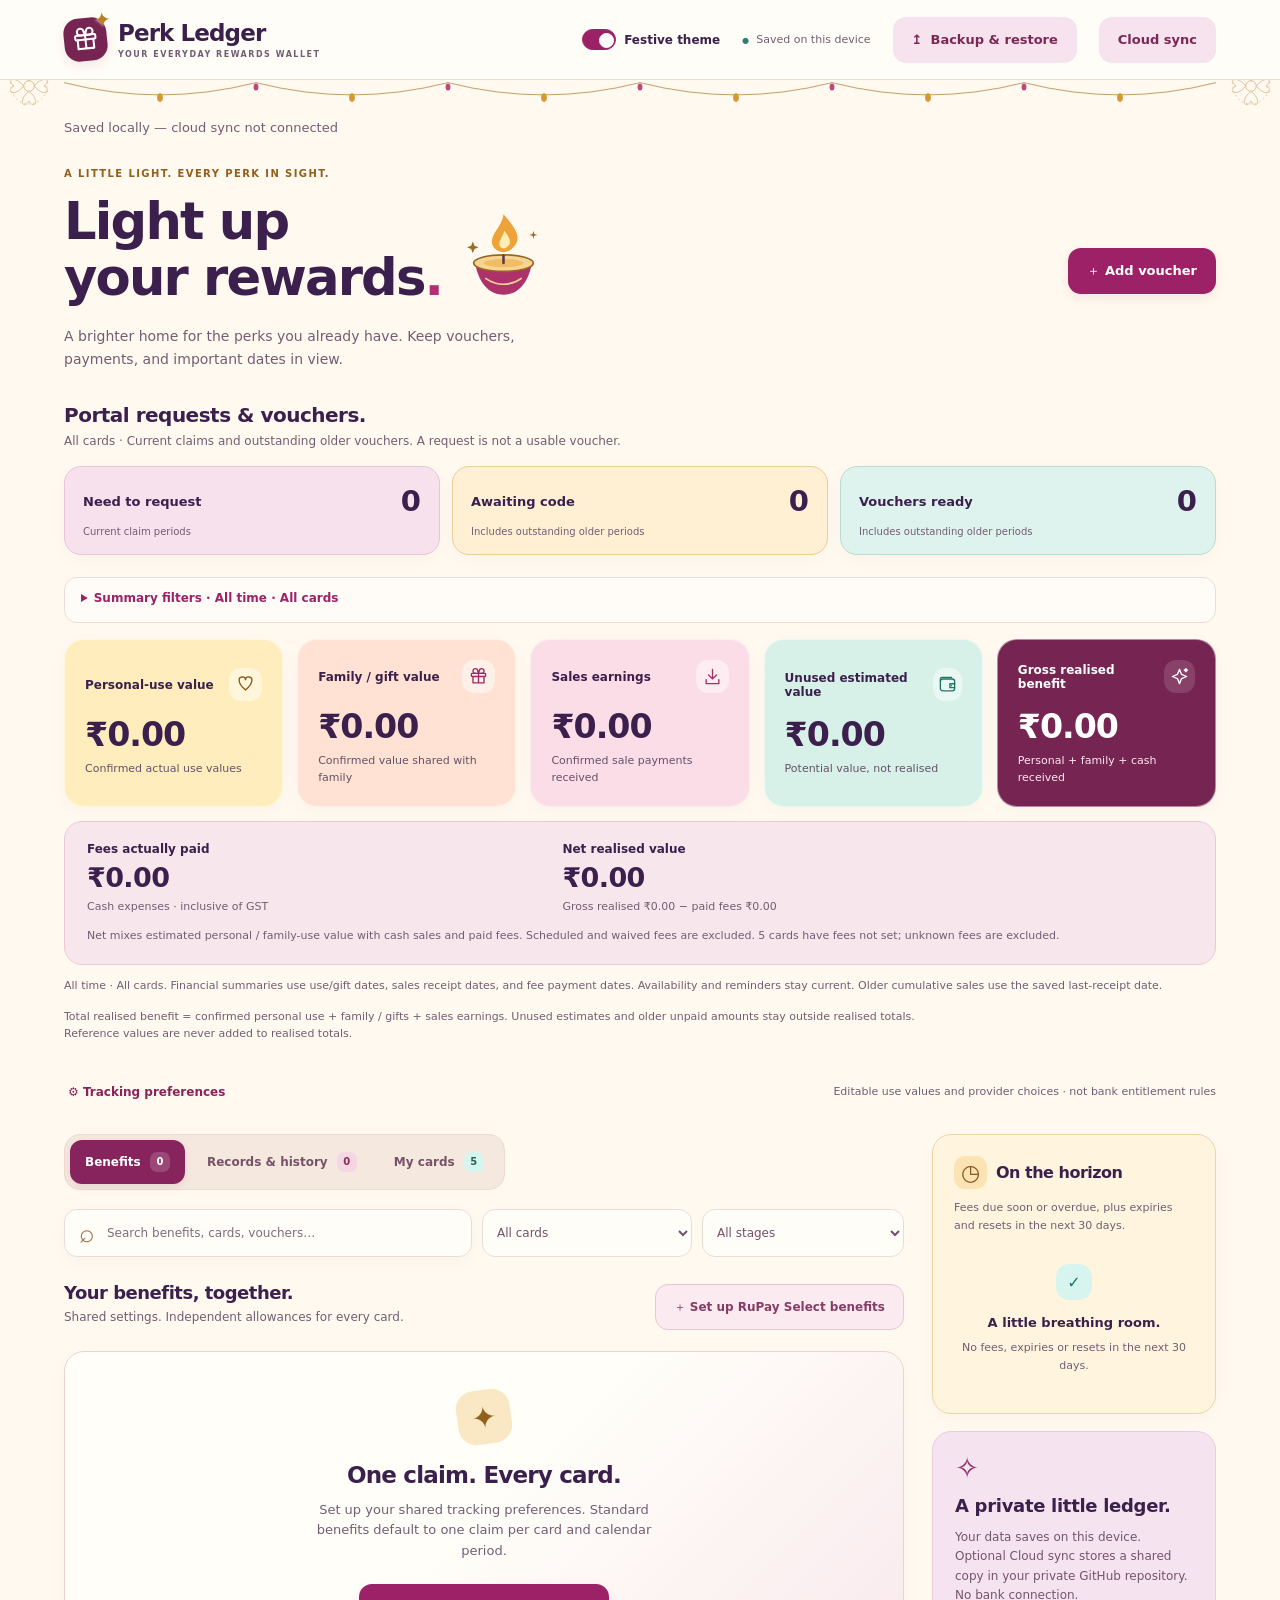
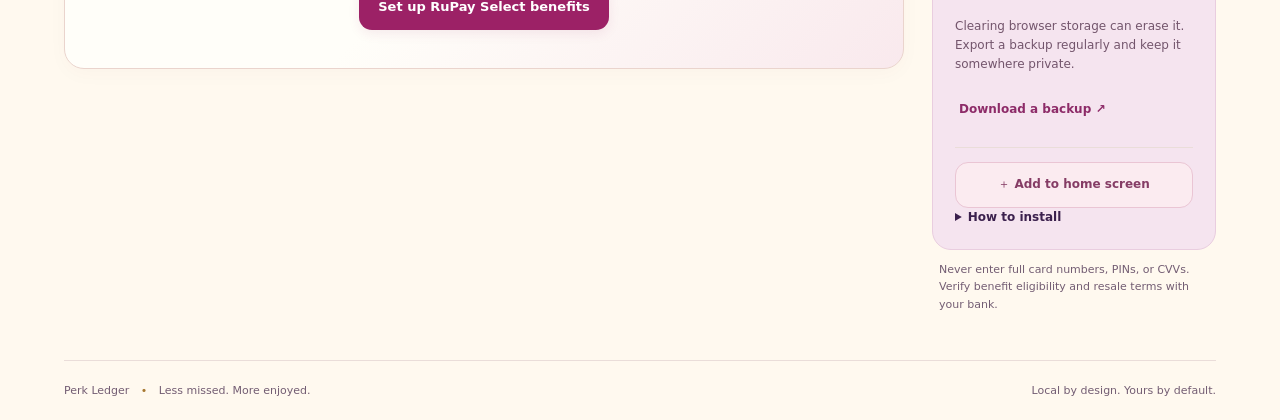
<file: index.html>
<!doctype html>
<html lang="en" data-theme="festive">
<head>
<meta charset="utf-8"><meta name="viewport" content="width=device-width, initial-scale=1, viewport-fit=cover">
<meta name="theme-color" content="#7438ce"><meta name="description" content="Your private, browser-based RuPay Select benefits ledger. Track allowances, vouchers and payments.">
<title>Perk Ledger — Your rewards wallet</title>
<link rel="icon" href="./icon.svg" type="image/svg+xml"><link rel="stylesheet" href="./styles.css"><link rel="stylesheet" href="./festive.css"><link rel="stylesheet" href="./redemptions.css"><link rel="stylesheet" href="./fees.css"><link rel="stylesheet" href="./workflow.css"><link rel="stylesheet" href="./card-art.css">
<link rel="manifest" href="./manifest.webmanifest">
<link rel="apple-touch-icon" href="./assets/app/apple-touch-icon.png">
<meta name="apple-mobile-web-app-capable" content="yes"><meta name="apple-mobile-web-app-title" content="Perk Ledger"><meta name="apple-mobile-web-app-status-bar-style" content="default">
<script type="module" src="./app.mjs"></script><script type="module" src="./install.mjs"></script>
</head>
<body>
<header class="topbar"><a href="./" class="brand"><span class="brand-icon" aria-hidden="true"><svg viewBox="0 0 24 24" fill="none" stroke="currentColor" stroke-width="1.8" stroke-linecap="round" stroke-linejoin="round"><rect x="3" y="8" width="18" height="4" rx="1"/><path d="M5 12v8h14v-8M12 8v12M12 8H8a3 3 0 1 1 3-3Zm0 0h4a3 3 0 1 0-3-3Z"/></svg><span>✦</span></span><span>Perk Ledger<small>YOUR EVERYDAY REWARDS WALLET</small></span></a><div class="header-right"><div class="theme-setting"><label class="theme-toggle"><input type="checkbox" id="festive-theme" role="switch" checked><span>Festive theme</span></label><span id="theme-notice" role="status"></span></div><span id="save-state" role="status">Saved on this device</span><button class="button subtle" data-action="backup">↥ <span>Backup & restore</span></button></div></header>
<div class="festive-lights" aria-hidden="true"><svg viewBox="0 0 1200 32" preserveAspectRatio="none"><path d="M0 3Q100 31 200 3Q300 31 400 3Q500 31 600 3Q700 31 800 3Q900 31 1000 3Q1100 31 1200 3" fill="none" stroke="currentColor" stroke-width="1"/><g fill="#d59a35"><ellipse cx="100" cy="20" rx="3" ry="5"/><ellipse cx="300" cy="20" rx="3" ry="5"/><ellipse cx="500" cy="20" rx="3" ry="5"/><ellipse cx="700" cy="20" rx="3" ry="5"/><ellipse cx="900" cy="20" rx="3" ry="5"/><ellipse cx="1100" cy="20" rx="3" ry="5"/></g><g fill="#bd477c"><ellipse cx="200" cy="8" rx="2.5" ry="4"/><ellipse cx="400" cy="8" rx="2.5" ry="4"/><ellipse cx="600" cy="8" rx="2.5" ry="4"/><ellipse cx="800" cy="8" rx="2.5" ry="4"/><ellipse cx="1000" cy="8" rx="2.5" ry="4"/></g></svg></div>
<main>
<div id="storage-error" class="alert error" role="alert" hidden></div>
<section class="intro"><div><p class="eyebrow" id="intro-eyebrow">A LITTLE PERK. A LOT OF POSSIBILITY.</p><div class="hero-title"><span class="diya" aria-hidden="true"><svg viewBox="0 0 100 110" fill="none"><path d="M50 5c16 18 22 29 12 40-9 11-26 5-26-7 0-11 12-18 14-33Z" fill="#eea338"/><path d="M51 25c7 9 9 15 4 19-5 5-11 1-10-4 1-6 5-10 6-15Z" fill="#ffedb5"/><path d="M16 65c5 26 19 37 34 37s29-11 34-37" fill="#ae326a"/><ellipse cx="50" cy="64" rx="36" ry="10" fill="#f6d492" stroke="#986521" stroke-width="2"/><ellipse cx="50" cy="64" rx="24" ry="5" fill="#f0bc66"/><path d="M50 64v-9" stroke="#5c3150" stroke-width="3" stroke-linecap="round"/><path d="M28 82c14 10 30 10 44 0" stroke="#f5d898" stroke-width="2"/><path d="m13 38 2 5 5 2-5 2-2 5-2-5-5-2 5-2Zm73-13 1 4 4 1-4 1-1 4-1-4-4-1 4-1Z" fill="#9c6c23"/></svg></span><h1 id="page-heading">Your cards.<br>More possibilities<span>.</span></h1></div><p class="muted" id="intro-description">Keep your perks close. Track vouchers, enjoy rewards, and never miss what’s next.</p></div><div class="intro-actions"><button class="button primary" data-action="add-record">＋ Add voucher</button></div></section>
<section class="workflow-overview" aria-label="Portal workflow"><div><h2>Portal requests & vouchers.</h2><p class="muted" id="workflow-scope-note">All cards · Current claims and outstanding older vouchers. A request is not a usable voucher.</p></div><div id="workflow-counts" class="workflow-counts"></div></section><details class="summary-filter-panel"><summary id="summary-filter-caption">Summary filters · All time · All cards</summary><section class="summary-filters" aria-label="Financial summary filters"><label>Totals for<select id="summary-card" aria-label="Financial summaries for card"><option value="">All cards</option></select></label><label>From<input type="date" id="summary-from" min="2000-01-01" max="2199-12-31"></label><label>Through<input type="date" id="summary-to" min="2000-01-01" max="2199-12-31"></label><button class="text-button" data-action="clear-summary">All time</button></section></details><p id="summary-error" class="form-error" role="alert" hidden></p>
<section class="metrics" id="metrics" aria-label="Benefit totals"></section>
<section id="fee-summary" class="fee-summary" aria-label="Card fee totals"></section><p id="summary-filter-note" class="summary-filter-note"></p>
<p class="totals-note">Total realised benefit = confirmed personal use + family / gifts + sales earnings. Unused estimates and older unpaid amounts stay outside realised totals. Reference values are never added to realised totals.</p><section id="review-banner" class="review-banner" hidden></section><div class="preferences-bar"><button class="text-button" data-action="preferences">⚙ Tracking preferences</button><span>Editable use values and provider choices · not bank entitlement rules</span></div>
<div class="workspace"><section class="main-column"><nav class="tabs" aria-label="Ledger sections"><button data-tab="benefits" class="active" aria-current="page">Benefits <span id="benefit-count">0</span></button><button data-tab="records">Records & history <span id="record-count">0</span></button><button data-tab="cards">My cards <span id="card-count">5</span></button></nav>
<div class="toolbar"><label class="search"><span aria-hidden="true">⌕</span><input id="search" type="search" placeholder="Search benefits, cards, vouchers…" aria-label="Search"></label><select id="card-filter" aria-label="Filter by card"></select><select id="workflow-filter" aria-label="Filter by workflow stage"><option value="">All stages</option><option value="not requested">Not requested</option><option value="requested">Requested · awaiting code</option><option value="voucher ready">Voucher ready</option><option value="completed">Completed outcomes</option><option value="expired">Expired vouchers</option><option value="needs review">Needs review</option></select><select id="status-filter" aria-label="Filter by status" hidden><option value="">All statuses</option><option>used personally</option><option>gifted to family</option><option>sold</option><option value="review">Needs review</option><option>expired</option></select></div>
<div class="section-heading"><div><h2 id="section-title">Your benefit collection</h2><p class="muted" id="section-description">Set the rules once. Keep track of every period.</p></div><button id="section-add" class="button outline" data-action="add-benefit">＋ Add benefit</button></div>
<div id="content"></div>
</section><aside><section class="side-panel"><div class="side-title"><span class="small-icon" aria-hidden="true">◷</span><h2>On the horizon</h2></div><p class="muted">Fees due soon or overdue, plus expiries and resets in the next 30 days.</p><div id="upcoming"></div></section><section class="privacy"><span class="small-icon" aria-hidden="true">✧</span><h3>A private little ledger.</h3><p>Your data saves on this device. Optional Cloud sync stores a shared copy in your private GitHub repository. No bank connection.</p><p>Clearing browser storage can erase it. Export a backup regularly and keep it somewhere private.</p><button class="text-button" data-action="export">Download a backup ↗</button><div class="install-section"><button type="button" id="install-app" class="button outline">＋ Add to home screen</button><p id="install-status" role="status"></p><details id="install-help"><summary>How to install</summary><p>iPhone / iPad: open this site in Safari, tap Share → Add to Home Screen, enable Open as Web App if shown, then Add.</p><p>Android: open in Chrome, then choose Install app or Add to Home screen from the menu.</p><p>Open the installed app and check your records. If they appear empty, connect Cloud sync and load your cloud copy, or import a backup. Keep a backup before switching.</p></details></div></section><p class="aside-note">Never enter full card numbers, PINs, or CVVs. Verify benefit eligibility and resale terms with your bank.</p></aside></div>
<footer><span>Perk Ledger <span class="dot">•</span> Less missed. More enjoyed.</span><span>Local by design. Yours by default.</span></footer>
</main>
<dialog id="workflow-browser" aria-labelledby="workflow-browser-title" class="workflow-browser">
<header class="workflow-browser-heading"><div><p class="eyebrow">YOUR PERKS</p><h2 id="workflow-browser-title">Your benefits</h2><p id="workflow-browser-caption" class="muted"></p></div><button type="button" class="icon-button" data-action="workflow-close" aria-label="Close status screen">×</button></header>
<div class="workflow-browser-body"><nav id="workflow-browser-tabs" class="workflow-browser-tabs" aria-label="Request and voucher stages"></nav>
<div class="workflow-browser-filters"><label class="field">Benefit category<select id="workflow-browser-category"><option value="">All categories</option></select></label><label class="field">Card<select id="workflow-browser-card"><option value="">All cards</option></select></label><label class="field">Sort within category<select id="workflow-browser-sort"><option value="date">Next deadline / oldest request</option><option value="card">Card name</option></select></label></div>
<p id="workflow-browser-count" role="status" class="muted"></p><div id="workflow-browser-results"></div></div>
<footer class="workflow-browser-footer"><button type="button" class="button subtle" data-action="workflow-close">Close</button></footer></dialog>
<dialog id="summary-browser" class="workflow-browser" aria-labelledby="summary-browser-title"><header class="workflow-browser-heading"><div><p class="eyebrow">BEHIND YOUR TOTAL</p><h2 id="summary-browser-title"></h2><p id="summary-browser-caption" class="muted"></p></div><button type="button" class="icon-button" data-action="summary-close" aria-label="Close summary breakdown">×</button></header><div class="workflow-browser-body"><div class="summary-breakdown-total"><strong id="summary-browser-total"></strong><span id="summary-browser-count"></span></div><p id="summary-browser-note" class="muted"></p><div id="summary-browser-results"></div></div><footer class="workflow-browser-footer"><button type="button" class="button subtle" data-action="summary-close">Close</button></footer></dialog>
<dialog id="editor"><form id="editor-form"><div class="dialog-heading"><div><p class="eyebrow" id="dialog-kicker">YOUR LEDGER</p><h2 id="dialog-title"></h2></div><button type="button" class="icon-button" data-action="close" aria-label="Close dialog">×</button></div><div id="dialog-body"></div><p id="form-error" role="alert" class="form-error"></p><div id="dialog-actions" class="dialog-actions"><button type="button" class="button subtle" data-action="close">Cancel</button><button class="button primary" type="submit">Save changes</button></div></form></dialog>
<div id="toast" class="toast" role="status" hidden><span id="toast-message"></span><span id="celebration" class="celebration"></span></div>
</body></html>
</file>
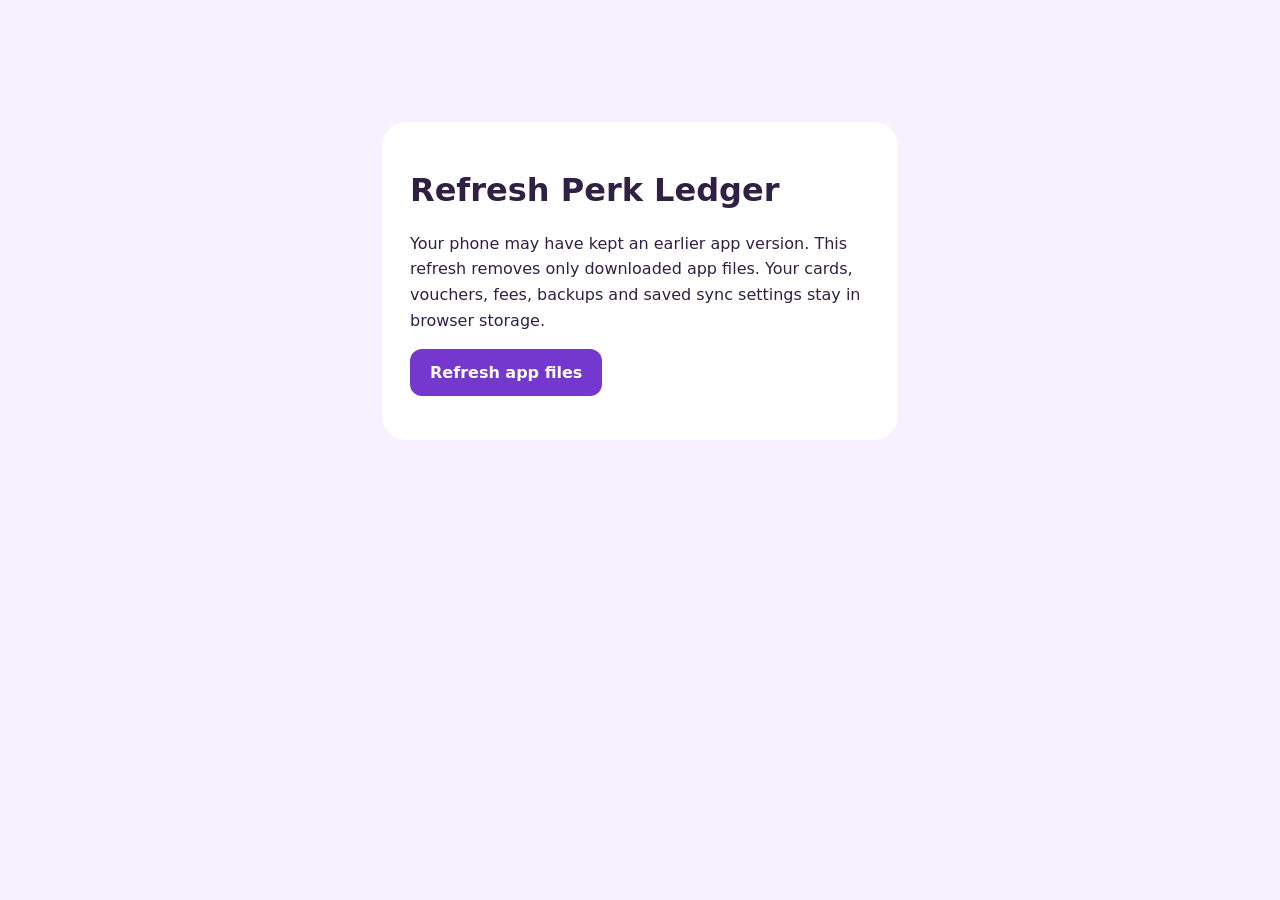
<file: update.html>
<!doctype html><html lang="en"><head><meta charset="utf-8"><meta name="viewport" content="width=device-width,initial-scale=1"><title>Update Perk Ledger</title><style>body{font:16px system-ui;background:#f6f0ff;color:#302044;margin:0;padding:32px 20px;}main{max-width:460px;margin:10vh auto;background:white;padding:28px;border-radius:24px;}button,a{display:inline-block;padding:14px 20px;border:0;border-radius:12px;background:#7438ce;color:white;font:700 16px system-ui;text-decoration:none;cursor:pointer;}p{line-height:1.6;}[hidden]{display:none!important;}</style></head><body><main><h1>Refresh Perk Ledger</h1><p>Your phone may have kept an earlier app version. This refresh removes only downloaded app files. Your cards, vouchers, fees, backups and saved sync settings stay in browser storage.</p><button id="update">Refresh app files</button><p id="status" role="status"></p><a id="open" href="./" hidden>Open updated Perk Ledger</a></main><script type="module" src="./update.mjs"></script></body></html>
</file>
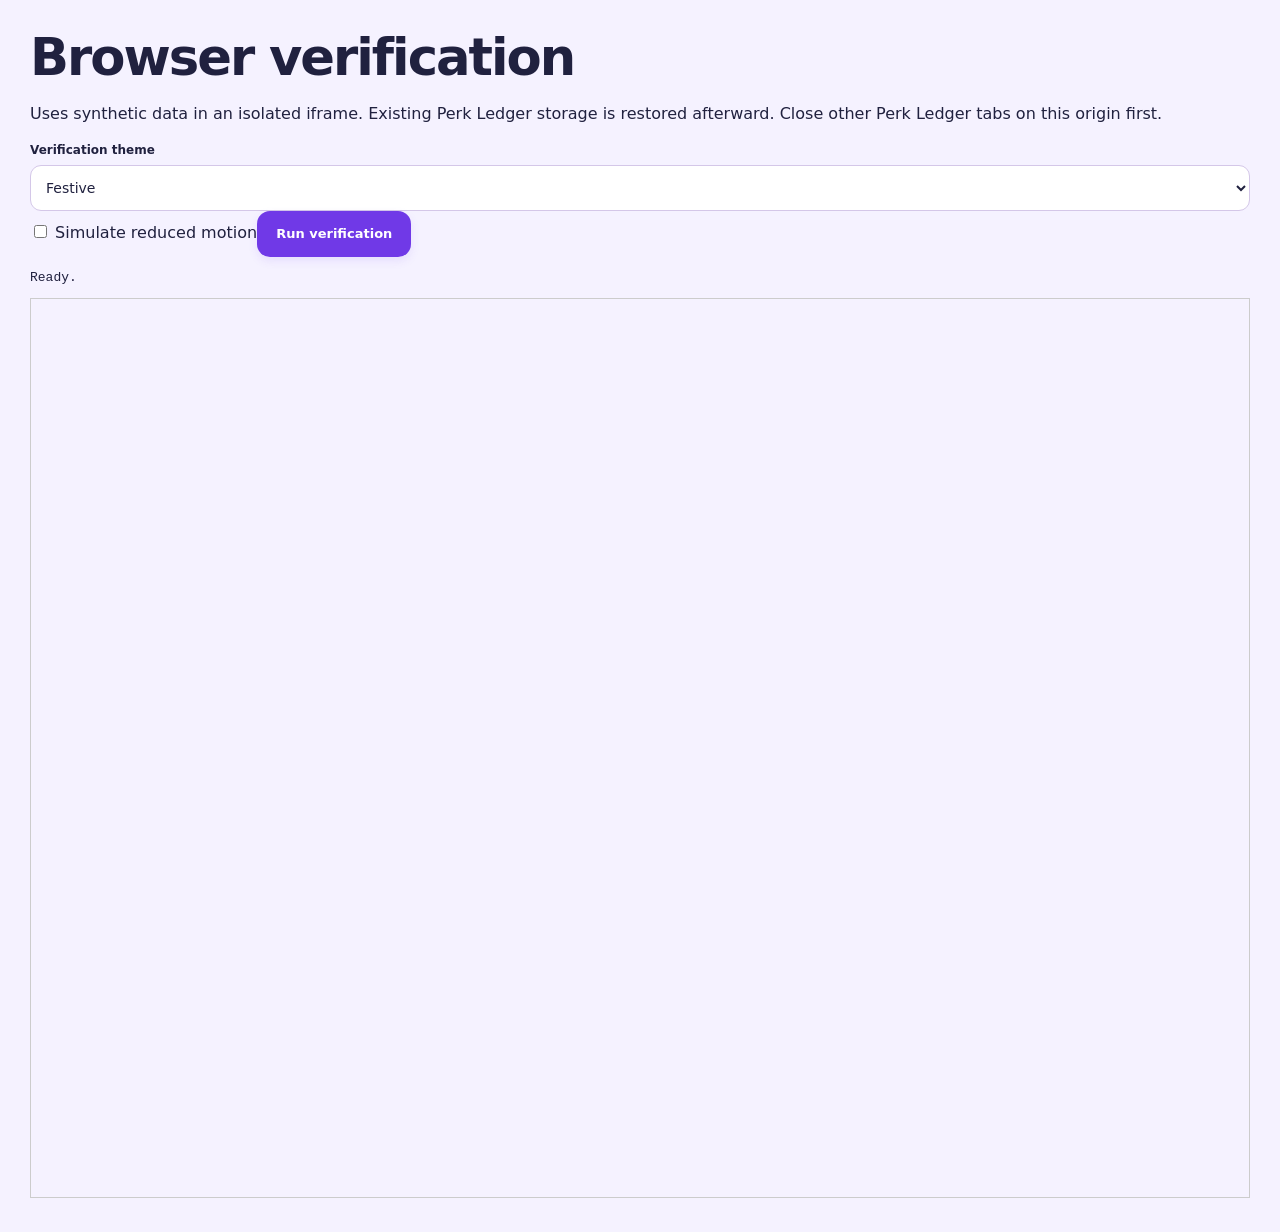
<file: tests/browser.html>
<!doctype html><html lang="en"><meta charset="utf-8"><meta name="viewport" content="width=device-width,initial-scale=1"><title>Perk Ledger — browser verification</title><link rel="stylesheet" href="../styles.css"><main style="padding:30px"><h1>Browser verification</h1><p>Uses synthetic data in an isolated iframe. Existing Perk Ledger storage is restored afterward. Close other Perk Ledger tabs on this origin first.</p><label class="field">Verification theme<select id="test-theme"><option value="festive">Festive</option><option value="everyday">Everyday</option></select></label><label class="theme-toggle"><input type="checkbox" id="test-reduced"> Simulate reduced motion</label><button class="button primary" id="run">Run verification</button><pre id="results" style="white-space:pre-wrap" role="status">Ready.</pre><iframe title="App under test" id="app" style="width:100%;height:900px;border:1px solid #ccc"></iframe></main><script type="module" src="./browser.mjs?portal=1"></script></html>
</file>
<file: styles.css>
:root {
  color-scheme: light;
  --ink: #20213f;
  --muted: #64627c;
  --line: #e4def2;
  --paper: #f5f2ff;
  --violet: #7039e7;
  --violet-dark: #5624c0;
  --shadow: 0 5px 20px #38206f07;
  font-family: ui-sans-serif, system-ui, -apple-system, BlinkMacSystemFont, 'Segoe UI', sans-serif;
  color: var(--ink);
  background: var(--paper);
  font-synthesis: none;
}
* { box-sizing: border-box; }
body { margin: 0; }
button, input, select, textarea { font: inherit; }
button, a, input, select, textarea { -webkit-tap-highlight-color: transparent; outline-offset: 4px; }
button { cursor: pointer; color: inherit; }
button:disabled { cursor: default; }
a { color: inherit; }
:where(button, a, input, select, textarea):focus-visible { outline: 3px solid #8651ed; }
button[hidden], [hidden] { display: none !important; }
svg { width: 24px; height: 24px; flex-shrink: 0; }
p { line-height: 1.6; }
h2 { font-size: 19px; letter-spacing: -.5px; margin: 0; font-weight: 750; }
h3 { font-size: 17px; letter-spacing: -.3px; margin: 0; font-weight: 750; }
.muted { color: var(--muted); font-size: 13px; line-height: 1.65; margin: 5px 0; }
.topbar {
  min-height: 80px;
  padding: 15px 5%;
  display: flex;
  justify-content: space-between;
  align-items: center;
  gap: 20px;
  background: #ffffffc9;
  border-bottom: 1px solid var(--line);
}
.brand { display: flex; align-items: center; gap: 11px; text-decoration: none; font-weight: 850; font-size: 23px; letter-spacing: -.9px; }
.brand small { display: block; font-size: 8px; letter-spacing: 1.5px; font-weight: 700; margin-top: 4px; color: var(--muted); }
.brand-icon { display: grid; place-items: center; position: relative; background: var(--violet); color: #fff; width: 43px; height: 43px; border-radius: 15px; transform: rotate(-6deg); box-shadow: 0 4px 10px #7039e72b; }
.brand-icon svg { width: 27px; height: 27px; }
.brand-icon span { position: absolute; right: -5px; top: -8px; font-size: 21px; color: #f5ac37; text-shadow: 0 0 3px white; }
.header-right { display: flex; gap: 22px; align-items: center; }
#save-state { font-size: 11px; color: var(--muted); }
#save-state::before { content: '●'; color: #188471; margin-right: 7px; font-size: 8px; }
.button { border: 1px solid transparent; border-radius: 13px; min-height: 46px; padding: 12px 18px; display: inline-flex; align-items: center; justify-content: center; gap: 8px; font-size: 13px; font-weight: 750; text-decoration: none; }
.primary { background: var(--violet); color: white; box-shadow: 0 4px 10px #7039e71a; }
.primary:hover { background: var(--violet-dark); }
.subtle { background: #eee7ff; color: #5432a0; }
.subtle:hover { background: #e4d8ff; }
.outline { border-color: #d9c9fc; background: #f0e9ff; color: #582bad; }
.outline:hover { background: #e7dbff; }
.text-button { color: #5e2cc0; font-size: 12px; font-weight: 750; border: 0; min-height: 44px; background: transparent; padding: 9px 4px; text-align: left; border-radius: 8px; }
.text-button:hover { background: #f0e8ff; }
main { max-width: 1440px; margin: auto; padding: 0 5%; }
.intro { display: flex; justify-content: space-between; align-items: center; gap: 24px; padding: 35px 0 27px; }
.eyebrow { font-size: 10px; font-weight: 800; letter-spacing: 1.4px; margin: 0 0 12px; color: #7350a7; }
h1 { font-size: clamp(36px, 4vw, 52px); line-height: 1.08; font-weight: 850; letter-spacing: -2px; margin: 0 0 15px; }
h1 > span { color: var(--violet); }
.intro .muted { max-width: 470px; font-size: 14px; }
.intro > .button { flex-shrink: 0; }
.metrics { display: grid; grid-template-columns: repeat(4, 1fr); gap: 14px; }
.metric { border: 1px solid #ffffff75; border-radius: 20px; padding: 20px; min-width: 0; box-shadow: var(--shadow); }
.metric-personal { background: #e6dbff; }
.metric-sales { background: #ccf3eb; }
.metric-pending { background: #ffe0cf; }
.metric-unused { background: #fff0b9; }
.metric-label { display: flex; align-items: center; justify-content: space-between; font-size: 12px; font-weight: 750; gap: 8px; }
.metric-icon { display: grid; place-items: center; width: 33px; height: 33px; border-radius: 12px; background: #ffffff75; }
.metric-icon svg { width: 19px; height: 19px; }
.metric-personal .metric-icon { color: #6a32bd; }
.metric-sales .metric-icon { color: #116f67; }
.metric-pending .metric-icon { color: #a24b27; }
.metric-unused .metric-icon { color: #926114; }
.metric > strong { font-size: clamp(26px, 2.6vw, 35px); font-weight: 800; letter-spacing: -1px; display: block; margin: 14px 0 7px; overflow-wrap: anywhere; }
.metric > small { color: #51516b; font-size: 11px; line-height: 1.5; display: block; }
.totals-note { color: var(--muted); font-size: 11px; line-height: 1.6; margin: 13px 0 27px; max-width: 880px; }
.workspace { display: grid; grid-template-columns: minmax(0, 1fr) 284px; gap: 28px; }
.main-column { min-width: 0; }
.tabs { display: flex; gap: 7px; padding: 5px; border: 1px solid #e7dff7; background: #ede7f9; border-radius: 16px; margin-bottom: 19px; width: fit-content; max-width: 100%; }
.tabs button { min-height: 44px; border: 0; border-radius: 12px; font-size: 12px; font-weight: 750; padding: 10px 15px; background: transparent; white-space: nowrap; color: #5d527a; }
.tabs button:hover { background: #e1d6f6; }
.tabs button.active { color: #fff; background: var(--violet); box-shadow: 0 3px 9px #7039e72b; }
.tabs span { display: inline-flex; align-items: center; justify-content: center; min-width: 20px; min-height: 20px; margin-left: 5px; font-size: 10px; padding: 2px 5px; background: #d8f4ef; color: #246659; border-radius: 7px; }
.tabs [data-tab="benefits"] span { background: #eddbff; color: #633b95; }
.tabs [data-tab="records"] span { background: #ffe2ca; color: #8b411b; }
.tabs .active span { background: #ffffff2b; color: #fff; }
.toolbar { display: flex; gap: 10px; }
.search { display: flex; align-items: center; gap: 10px; flex: 1; min-width: 120px; padding: 0 14px; background: #fff; border: 1px solid var(--line); border-radius: 13px; box-shadow: var(--shadow); }
.search > span { font-size: 26px; color: #8668b1; }
.search input { border: 0; background: none; min-width: 0; width: 100%; min-height: 46px; font-size: 12px; color: var(--ink); }
input::placeholder { color: #76708b; opacity: 1; }
.toolbar select { max-width: 210px; font-size: 12px; min-width: 110px; min-height: 46px; background: #fff; border: 1px solid var(--line); border-radius: 13px; padding: 10px; color: #554674; }
.section-heading { display: flex; gap: 15px; align-items: center; justify-content: space-between; margin: 25px 0 18px; }
.section-heading h2 { font-size: 18px; }
.section-heading .muted { font-size: 12px; }
.section-heading .button { white-space: nowrap; font-size: 12px; }
.benefit-grid, .cards-grid { display: grid; grid-template-columns: repeat(2, minmax(0, 1fr)); gap: 16px; }
.category-spa { --accent: #b42b77; --tint: #ffe4f3; --edge: #f4bddc; }
.category-fitness { --accent: #ac4b10; --tint: #ffead5; --edge: #f6cd9e; }
.category-healthcare { --accent: #08766d; --tint: #d5f7ef; --edge: #a2ded2; }
.category-ott { --accent: #6d36c5; --tint: #eee1ff; --edge: #d9bdf9; }
.category-cab { --accent: #255cc0; --tint: #e1edff; --edge: #b8d2fc; }
.category-other { --accent: #62518c; --tint: #ece7f8; --edge: #d5c9ee; }
.benefit-card { background: #fff; border: 1px solid var(--line); border-top: 4px solid var(--edge); border-radius: 19px; padding: 21px; min-width: 0; box-shadow: var(--shadow); }
.card-top { display: flex; justify-content: space-between; align-items: center; gap: 8px; margin-bottom: 17px; }
.perk-icon { display: grid; place-items: center; flex-shrink: 0; width: 42px; height: 42px; border-radius: 14px; background: var(--tint, #eee1ff); color: var(--accent, #6d36c5); }
.perk-icon svg { width: 24px; height: 24px; }
.badge { display: inline-block; max-width: 100%; font-size: 11px; font-weight: 650; padding: 7px 10px; background: #eee8f8; border-radius: 100px; text-transform: capitalize; color: #5d4c7b; white-space: normal; line-height: 1.4; }
.card-top .badge { color: var(--accent); background: var(--tint); font-size: 10px; }
.card-owner { font-size: 11px; color: var(--muted); margin: 7px 0 18px; }
.benefit-value { font-size: 26px; font-weight: 800; letter-spacing: -.8px; margin-bottom: 17px; }
.benefit-value span { font-size: 12px; color: var(--muted); font-weight: 450; letter-spacing: 0; }
.allowance { font-size: 12px; color: var(--muted); }
.allowance strong { font-size: 17px; color: var(--ink); margin-right: 4px; }
.allowance > span { float: right; margin-top: 4px; font-size: 11px; }
.progress { height: 6px; background: var(--tint); border-radius: 5px; overflow: hidden; margin: 10px 0 13px; }
.progress span { background: var(--accent); height: 100%; display: block; }
.period-caption { font-size: 11px; color: var(--muted); line-height: 1.8; margin: 0 0 16px; }
.card-actions { display: flex; align-items: center; gap: 12px; border-top: 1px solid #eee8f6; padding-top: 14px; flex-wrap: wrap; }
.small { font-size: 12px; padding: 9px 12px; }
.side-panel { background: #fffbf3; border: 1px solid #f0dfbb; border-radius: 19px; padding: 21px; box-shadow: var(--shadow); }
.side-title { display: flex; align-items: center; gap: 9px; }
.side-title h2 { font-size: 16px; }
.small-icon { font-size: 22px; }
.side-title .small-icon { color: #965714; display: grid; place-items: center; width: 33px; height: 33px; background: #ffedbf; border-radius: 11px; }
.side-panel > .muted { font-size: 11px; margin-top: 10px; }
.calm { padding: 24px 0 10px; text-align: center; }
.calm > span { display: grid; place-items: center; color: #16766d; background: #d8f4ee; border-radius: 13px; width: 36px; height: 36px; margin: 0 auto 12px; }
.calm strong { font-size: 13px; font-weight: 700; }
.calm p { color: var(--muted); font-size: 11px; margin: 8px 0; }
.event { display: flex; gap: 11px; align-items: center; text-align: left; background: #fff; border: 1px solid #f3dfc2; border-radius: 13px; width: 100%; padding: 11px; margin-top: 12px; }
.event > span:last-child { min-width: 0; }
.event strong { display: block; font-size: 12px; overflow-wrap: anywhere; }
.event small { display: block; color: #7b5b3a; font-size: 11px; line-height: 1.5; margin-top: 4px; }
.event-expiry { background: #fff2ec; border-color: #f5c6b7; }
.event-expiry small { color: #9d4131; }
.event-expiry .date-tile { background: #ffd5c7; color: #8a3626; }
.date-tile { background: #ffedbe; color: #825211; border-radius: 10px; padding: 8px; min-width: 43px; text-align: center; text-transform: uppercase; font-size: 10px; font-weight: 700; }
.date-tile strong { font-size: 20px; margin-top: 2px; }
.privacy { background: #e9e0ff; border: 1px solid #dacef8; border-radius: 19px; padding: 22px; margin-top: 17px; }
.privacy .small-icon { color: #673ab2; font-size: 29px; line-height: 1; }
.privacy h3 { font-size: 18px; font-weight: 800; margin-top: 12px; }
.privacy p { color: #5c5078; font-size: 12px; }
.privacy .text-button { color: #5421af; }
.aside-note { font-size: 11px; color: var(--muted); padding: 0 7px; }
.empty { background: linear-gradient(135deg, #fff 45%, #f1eaff); border: 1px solid #e0d2f6; border-radius: 20px; text-align: center; padding: 38px 22px; box-shadow: var(--shadow); }
.empty-icon { display: grid; place-items: center; background: #ede0ff; color: #7a37d0; width: 54px; height: 54px; border-radius: 18px; margin: 0 auto 18px; font-size: 30px; transform: rotate(-8deg); }
.empty h3 { font-size: 23px; font-weight: 800; letter-spacing: -.8px; }
.empty p { font-size: 13px; color: var(--muted); max-width: 350px; margin: 12px auto 22px; }
.suggestions { padding: 22px 0; text-align: center; }
.suggestions > span { font-size: 10px; letter-spacing: 1.2px; text-transform: uppercase; font-weight: 750; color: var(--muted); }
.suggestions p { display: flex; justify-content: center; flex-wrap: wrap; gap: 7px; margin: 12px 0; }
.suggestions p > span { display: inline-flex; gap: 6px; align-items: center; font-size: 11px; font-weight: 650; padding: 8px 10px; border-radius: 100px; color: var(--accent); background: var(--tint); }
.suggestions svg { width: 16px; height: 16px; }
.suggestions small { font-size: 11px; color: var(--muted); line-height: 1.6; display: block; }
.bank-card { position: relative; overflow: hidden; isolation: isolate; background: #6139ca; color: #fff; border: 1px solid #ffffff24; border-radius: 22px; padding: 23px; min-width: 0; box-shadow: 0 8px 20px #3c236519; }
.bank-card::before, .bank-card::after { content: ''; position: absolute; z-index: -1; pointer-events: none; border-radius: 50%; width: 235px; height: 235px; right: -85px; top: -80px; border: 32px solid #ffffff0c; }
.bank-card::after { width: 190px; height: 190px; right: -65px; top: -58px; border-width: 1px; border-color: #ffffff24; }
.color-0 { background: linear-gradient(120deg, #6034cb, #8857dd); }
.color-1 { background: linear-gradient(120deg, #086e78, #167b83); }
.color-2 { background: linear-gradient(120deg, #2d467c, #4e62a1); }
.color-3 { background: linear-gradient(120deg, #93404e, #af535c); }
.color-4 { background: linear-gradient(120deg, #7a3c88, #9e50a2); }
.bank-card-heading { display: flex; justify-content: space-between; align-items: center; gap: 12px; font-size: 14px; font-weight: 750; }
.select-label { font-size: 9px; letter-spacing: .7px; white-space: nowrap; font-style: italic; border: 1px solid #ffffff40; padding: 5px 7px; border-radius: 7px; }
.wallet-symbols { display: flex; align-items: center; gap: 12px; margin: 20px 0 12px; }
.chip { display: grid; place-items: center; color: #716140; font-size: 31px; line-height: 1; width: 38px; height: 30px; border-radius: 7px; background: linear-gradient(130deg, #f9e4b4, #d8bc7a); }
.contactless { display: flex; color: #ffffffb3; }
.contactless svg { width: 23px; height: 23px; }
.bank-card .masked-digits { font-family: ui-monospace, SFMono-Regular, Consolas, monospace; font-size: 17px; letter-spacing: 1.5px; margin: 0 0 18px; }
.wallet-owner { display: flex; gap: 14px; justify-content: space-between; align-items: end; }
.wallet-label { font-size: 8px; letter-spacing: 1.4px; font-weight: 650; color: #ffffffe0; }
.wallet-owner h3 { font-size: 17px; margin-top: 3px; }
.wallet-owner p { font-size: 11px; text-align: right; margin: 0; max-width: 55%; color: #fffffff0; overflow-wrap: anywhere; }
.wallet-owner small { font-size: 10px; display: block; opacity: .88; margin-top: 4px; }
.bank-card-bottom { border-top: 1px solid #ffffff38; padding-top: 5px; display: flex; align-items: center; justify-content: space-between; margin-top: 17px; gap: 8px; }
.bank-card-bottom > span { font-size: 11px; color: #fffffff0; }
.bank-card .text-button { color: #fff; padding: 9px 8px; }
.bank-card .text-button:hover { background: #ffffff20; }
.record { position: relative; background: #fff; border: 1px solid var(--line); border-left: 5px solid var(--edge); border-radius: 19px; padding: 21px; margin-bottom: 16px; overflow-wrap: anywhere; box-shadow: var(--shadow); }
.record-heading { display: flex; align-items: start; gap: 12px; }
.record-heading > div { flex: 1; min-width: 0; }
.record-heading p { font-size: 11px; margin-bottom: 0; }
.record-heading .badge { flex-shrink: 0; }
.record-heading .perk-icon { width: 37px; height: 37px; border-radius: 12px; }
.record-heading svg { width: 21px; height: 21px; }
.record-details { display: grid; grid-template-columns: 1.3fr 1fr 1fr 1.2fr; gap: 12px; margin: 19px 0; border-top: 1px dashed #d7cbe9; padding-top: 17px; }
.record-details small { display: block; font-size: 11px; color: var(--muted); margin-bottom: 6px; }
.record-details strong { font-size: 12px; font-weight: 650; white-space: pre-wrap; }
.record-details > div:first-child strong { font-family: ui-monospace, SFMono-Regular, Consolas, monospace; letter-spacing: .3px; }
.record-details .expiry-label { padding: 8px 10px; margin: -8px 0; border-radius: 10px; }
.expiry-dated { background: #fff1d3; }
.expiry-dated small, .expiry-dated strong { color: #87501c; }
.expiry-expired { background: #ffe6df; }
.expiry-expired small, .expiry-expired strong { color: #a13728; }
.record-footer { position: relative; display: flex; align-items: center; justify-content: space-between; gap: 12px; border-top: 1px dashed #d7cbe9; padding-top: 9px; margin-top: 15px; }
.record-footer::before, .record-footer::after { content: ''; position: absolute; top: -8px; width: 14px; height: 14px; background: var(--paper); border: 1px solid var(--line); border-radius: 50%; }
.record-footer::before { left: -31px; }
.record-footer::after { right: -29px; }
.record-footer small { font-size: 11px; color: var(--muted); }
.status-available { background: #daf5ee; color: #14685d; }
.status-claimed { background: #e9e0ff; color: #6134ab; }
.status-sold { background: #dfeaff; color: #2959a2; }
.status-expired { background: #ffe2da; color: #a13626; }
.status-used-personally { background: #ffdfef; color: #9f2867; }
.sale-line { font-size: 12px; display: flex; flex-wrap: wrap; gap: 10px 15px; align-items: center; background: #edf5ff; border-radius: 11px; padding: 12px; }
.sale-line span { color: #136d62; }
.sale-line strong { color: #9d4a22; background: #ffe7d5; border-radius: 7px; padding: 5px 7px; font-weight: 650; }
.record-notes { font-size: 12px; color: var(--muted); white-space: pre-wrap; }
footer { border-top: 1px solid var(--line); padding: 23px 0; margin-top: 35px; display: flex; justify-content: space-between; gap: 14px; font-size: 11px; color: var(--muted); }
.dot { margin: 0 8px; color: #9172ba; }
dialog { border: 1px solid #e5d9fa; border-top: 5px solid #a579ed; border-radius: 23px; background: #fbf9ff; color: var(--ink); width: min(670px, calc(100% - 24px)); max-height: 90dvh; padding: 26px; box-shadow: 0 20px 100px #25194a40; }
dialog::backdrop { background: #25204470; backdrop-filter: blur(4px); }
.dialog-heading { display: flex; align-items: start; justify-content: space-between; gap: 12px; margin-bottom: 17px; }
.dialog-heading h2 { font-size: 28px; line-height: 1.2; font-weight: 800; letter-spacing: -.9px; }
.dialog-heading .eyebrow { margin-bottom: 8px; }
.icon-button { border: 0; background: #eee4ff; color: #6534ad; width: 44px; height: 44px; border-radius: 15px; font-size: 26px; flex-shrink: 0; }
.icon-button:hover { background: #e3d3ff; }
.form-note { font-size: 12px; color: #615773; margin: 14px 0 22px; background: #f0eafd; border: 1px solid #e6dbf7; border-radius: 12px; padding: 13px; }
.form-grid { display: grid; grid-template-columns: 1fr 1fr; gap: 17px 16px; }
.field { display: flex; flex-direction: column; gap: 8px; font-size: 12px; font-weight: 700; min-width: 0; }
.field input, .field select, .field textarea { width: 100%; min-height: 46px; border: 1px solid #d4c7e8; border-radius: 11px; padding: 11px; background: #fff; color: var(--ink); font-size: 14px; font-weight: 450; }
.field input:focus, .field select:focus, .field textarea:focus { border-color: #9966df; }
.field textarea { min-height: 90px; resize: vertical; }
.field input:disabled { background: #eeeaf3; color: #6e667f; border-color: #ddd6e9; }
.field input[readonly] { background: #f0eafa; }
.full { grid-column: 1 / -1; }
#sale-fields { padding: 15px; background: #e8f5f2; border: 1px solid #c4e6dd; border-radius: 14px; }
#sale-fields .field { color: #216354; }
.dialog-actions { display: flex; justify-content: flex-end; gap: 10px; border-top: 1px solid var(--line); margin-top: 22px; padding-top: 18px; }
.danger-button { min-height: 44px; background: #fff0eb; border: 1px solid #f0cdc2; border-radius: 10px; color: #a13727; font-size: 12px; font-weight: 650; margin-top: 18px; padding: 10px 12px; }
.danger-button:hover { background: #ffded3; }
.form-error { color: #a13226; font-size: 12px; white-space: pre-wrap; }
.form-error:not(:empty) { border-radius: 10px; padding: 12px; background: #ffe9e2; border: 1px solid #f2c6ba; }
.backup-block { padding: 19px; border: 1px solid #e0d2f4; background: #fff; border-radius: 15px; margin: 15px 0; }
.backup-block:nth-child(3) { background: #f0f9f7; border-color: #cce7e0; }
.backup-block p { font-size: 12px; color: var(--muted); }
.period-list article { padding: 16px; border: 1px solid #e1d3f7; border-left: 4px solid #b58ce9; background: #fff; border-radius: 13px; margin-top: 12px; }
.period-list article:nth-child(even) { border-left-color: #69bdb2; }
.period-list h3 { font-size: 14px; }
.period-list p { font-size: 12px; color: var(--muted); margin-bottom: 0; }
.import-summary { padding: 13px; background: #ddf6ec; color: #225f4d !important; border-radius: 11px; }
.toast { position: fixed; bottom: 22px; left: 50%; transform: translateX(-50%); background: #30204f; color: #fff; padding: 14px 22px; border: 1px solid #a885d1; border-radius: 14px; font-size: 13px; box-shadow: 0 4px 25px #21103b30; max-width: calc(100% - 30px); width: max-content; z-index: 5; }
.alert { border: 1px solid #e8b29f; background: #fff0e8; color: #8d3825; border-radius: 13px; padding: 16px; font-size: 13px; margin-top: 20px; overflow-wrap: anywhere; }
input[type=file] { font-size: 12px; }
input[type=file]::file-selector-button { background: #eee3ff; border: 0; color: #57318e; border-radius: 7px; padding: 8px; margin-right: 8px; font-weight: 650; cursor: pointer; }
.benefit-card h3, .bank-card h3, .record h3 { overflow-wrap: anywhere; }
@media (min-width: 1500px) {
  main { padding: 0 60px; }
  .topbar { padding-left: max(60px, calc((100vw - 1320px) / 2)); padding-right: max(60px, calc((100vw - 1320px) / 2)); }
}
@media (max-width: 1100px) {
  .workspace { grid-template-columns: minmax(0, 1fr) 250px; gap: 20px; }
  .metric { padding: 18px 15px; }
  .metric-label { font-size: 11px; }
  .benefit-card { padding: 18px; }
  .toolbar { flex-wrap: wrap; }
  .toolbar select { flex: 1; max-width: 100%; }
  .search { flex-basis: 100%; }
  .record-details { grid-template-columns: 1fr 1fr; gap: 17px; }
}
@media (max-width: 800px) {
  .workspace { grid-template-columns: 1fr; }
  aside { display: grid; grid-template-columns: 1fr 1fr; gap: 16px; }
  .privacy { margin-top: 0; }
  .aside-note { grid-column: 1 / -1; margin: 0; }
  .metrics { grid-template-columns: repeat(2, 1fr); }
  .intro { padding-top: 29px; }
  .header-right { gap: 10px; }
  #save-state { font-size: 10px; max-width: 120px; }
  .topbar { padding: 14px 5%; min-height: 76px; }
}
@media (max-width: 520px) {
  main { padding: 0 16px; }
  .topbar { padding: 13px 16px; gap: 8px; min-height: 74px; }
  .brand { font-size: 20px; gap: 9px; }
  .brand small { font-size: 6px; letter-spacing: .85px; }
  .brand-icon { height: 36px; width: 36px; border-radius: 12px; }
  .brand-icon svg { width: 23px; height: 23px; }
  .brand-icon span { font-size: 18px; top: -7px; }
  .header-right { flex-direction: column-reverse; gap: 5px; align-items: flex-end; }
  .header-right .button { font-size: 10px; min-height: 44px; padding: 8px 10px; border-radius: 11px; }
  #save-state { font-size: 8px; max-width: 145px; }
  .intro { align-items: start; flex-direction: column; padding: 25px 0 21px; gap: 17px; }
  .eyebrow { font-size: 9px; letter-spacing: 1px; margin-bottom: 10px; }
  h1 { font-size: 36px; letter-spacing: -1.5px; line-height: 1.08; }
  .intro .muted { font-size: 13px; max-width: 330px; }
  .intro > .button { width: 100%; }
  .metrics { gap: 10px; }
  .metric { padding: 15px 13px; border-radius: 17px; }
  .metric-label { font-size: 11px; gap: 5px; }
  .metric-icon { width: 25px; height: 25px; border-radius: 9px; flex-shrink: 0; }
  .metric-icon svg { width: 16px; height: 16px; }
  .metric > strong { font-size: 27px; margin: 11px 0 5px; }
  .metric > small { font-size: 10px; }
  .totals-note { font-size: 10px; margin: 12px 0 20px; }
  .tabs { gap: 3px; padding: 4px; width: 100%; border-radius: 14px; margin-bottom: 15px; }
  .tabs button { padding: 9px 8px; font-size: 11px; flex: 1; border-radius: 10px; }
  .tabs span { font-size: 9px; margin-left: 3px; min-width: 17px; min-height: 17px; padding: 1px 4px; border-radius: 5px; }
  .toolbar { gap: 8px; flex-wrap: wrap; }
  .search { flex-basis: 100%; }
  .toolbar select { flex: 1; max-width: 100%; }
  .search input, .toolbar select { font-size: 13px; }
  .section-heading { margin: 21px 0 15px; align-items: start; gap: 10px; }
  .section-heading h2 { font-size: 17px; line-height: 1.4; }
  .section-heading .muted { font-size: 11px; }
  .section-heading > .button { padding: 9px 11px; font-size: 11px; }
  .benefit-grid, .cards-grid { grid-template-columns: 1fr; gap: 14px; }
  .benefit-card { padding: 20px; }
  .card-actions { gap: 13px; }
  .card-actions .button { flex: 1; }
  .bank-card { padding: 21px; }
  .record { padding: 18px; }
  .record-heading { gap: 9px; flex-wrap: wrap; }
  .record-heading h3 { font-size: 15px; }
  .record-heading .badge { max-width: 115px; font-size: 10px; }
  .record-heading .perk-icon { width: 33px; height: 33px; border-radius: 11px; }
  .record-details { grid-template-columns: 1fr 1fr; gap: 18px 12px; margin-bottom: 20px; }
  .record-footer::before { left: -28px; }
  .record-footer::after { right: -26px; }
  .record-footer small { font-size: 10px; }
  .sale-line { font-size: 11px; }
  aside { grid-template-columns: 1fr; margin-top: 5px; }
  .side-panel, .privacy { padding: 20px; }
  .calm { padding: 20px 0 7px; }
  .empty { padding: 29px 18px; }
  .empty h3 { font-size: 21px; }
  .empty p { font-size: 12px; }
  .suggestions { padding: 20px 0; }
  .suggestions small { font-size: 10px; }
  dialog { padding: 21px 17px; border-radius: 20px; }
  .dialog-heading h2 { font-size: 25px; }
  .form-grid { grid-template-columns: 1fr; gap: 16px; }
  .full { grid-column: 1; }
  .field input, .field select, .field textarea { font-size: 16px; }
  .form-grid > div:empty { display: none; }
  .dialog-actions .button { flex: 1; }
  .form-note { font-size: 12px; padding: 12px; }
  .backup-block { padding: 15px; }
  footer { flex-direction: column; gap: 7px; margin-top: 27px; font-size: 10px; }
}
@media (max-width: 360px) {
  .brand { font-size: 18px; gap: 7px; }
  .brand small { max-width: 120px; line-height: 1.5; }
  .header-right .button { font-size: 9px; padding: 8px; }
  h1 { font-size: 32px; }
  .metric { padding: 13px 11px; }
  .metric-label { font-size: 10px; }
  .metric-icon { width: 22px; height: 22px; }
  .metric > strong { font-size: 24px; }
  .tabs button { font-size: 10px; padding: 9px 5px; }
  .tabs span { margin-left: 2px; }
}
@media (hover: hover) and (prefers-reduced-motion: no-preference) {
  .button, .text-button, .icon-button, .tabs button { transition: transform .16s ease, background .16s ease, box-shadow .16s ease; }
  .benefit-card, .bank-card, .metric, .record, .event { transition: transform .2s ease, box-shadow .2s ease; }
  .button:hover { transform: translateY(-1px); }
  .benefit-card:hover, .bank-card:hover { transform: translateY(-3px); box-shadow: 0 10px 25px #502a8d12; }
  .metric:hover, .record:hover { transform: translateY(-2px); box-shadow: 0 8px 22px #502a8d10; }
  .event:hover { transform: translateX(2px); }
}
@media (prefers-reduced-motion: no-preference) {
  .button:active, .tabs button:active { transform: scale(.98); }
}

.install-section{margin-top:16px;padding-top:14px;border-top:1px solid var(--line);}.install-section .button{width:100%;font-size:12px;}.install-section details{font-size:12px;line-height:1.6;}.install-section summary{cursor:pointer;font-weight:700;}.install-section [role=status]:empty{display:none;}
@media(display-mode:standalone){body{padding-top:env(safe-area-inset-top);padding-bottom:env(safe-area-inset-bottom);}}

/* Sync is a bounded, scrolling phone sheet with actions always in view. */
.sync-dialog{padding:0!important;width:min(520px,calc(100vw - 24px));max-width:calc(100vw - 24px);overflow:hidden;margin:auto;}
.sync-dialog form{display:flex;flex-direction:column;max-height:inherit;min-height:0;overflow:hidden;}
.sync-heading{display:flex;align-items:center;justify-content:space-between;gap:12px;padding:18px 20px 12px;flex-shrink:0;border-bottom:1px solid var(--line);}
.sync-heading h2{font-size:25px;line-height:1.2;margin:0;}.sync-heading p{font-size:12px;color:var(--muted);margin:5px 0 0;}.sync-heading .icon-button{width:40px;height:40px;flex-shrink:0;}
.sync-body{padding:14px 20px;overflow-y:auto;overflow-x:hidden;min-height:0;overscroll-behavior:contain;-webkit-overflow-scrolling:touch;}
.sync-intro{font-size:13px;margin:0 0 16px;line-height:1.5;}.sync-body .field{display:flex;flex-direction:column;gap:7px;font-size:13px;margin-bottom:14px;}.sync-body .field input{box-sizing:border-box;min-width:0;width:100%;font-size:16px;min-height:46px;}
.sync-remember{display:flex;gap:10px;align-items:flex-start;font-size:13px;line-height:1.4;}.sync-remember input{flex:0 0 20px;width:20px;height:20px;margin:0;accent-color:#7438ce;}.sync-remember small{display:block;color:var(--muted);font-size:11px;margin-top:3px;}
.sync-message{font-size:13px;line-height:1.5;overflow-wrap:anywhere;margin:14px 0;}.sync-help{font-size:12px;line-height:1.6;}.sync-help summary{cursor:pointer;color:var(--muted);}
.sync-actions{display:grid;grid-template-columns:repeat(2,minmax(0,1fr));gap:8px;flex-shrink:0;border-top:1px solid var(--line);padding:12px 20px max(12px,env(safe-area-inset-bottom));background:inherit;}.sync-actions button{min-width:0;white-space:normal;font-size:13px;min-height:43px;padding:10px 8px;line-height:1.3;}.sync-actions [data-command=connect]{grid-column:1/-1;min-height:47px;}
@media(max-width:480px){.sync-dialog{border-radius:20px;}.sync-heading{padding:14px 16px 10px;}.sync-heading h2{font-size:23px;}.sync-body{padding:12px 16px;}.sync-actions{padding-left:16px;padding-right:16px;}}
@media(max-height:500px){.sync-heading{padding-top:8px;padding-bottom:8px;}.sync-heading p{display:none;}.sync-actions{grid-template-columns:repeat(3,minmax(0,1fr));padding-top:8px;padding-bottom:8px;gap:6px;}.sync-actions [data-command=connect]{grid-column:auto;}.sync-actions button{min-height:40px;}.sync-body{padding-top:8px;padding-bottom:8px;}}

.card-fee-editor{margin:24px 0;border:1px solid var(--line);border-radius:18px;padding:18px}.card-fee-editor summary{font-weight:700;cursor:pointer;padding:8px 0}.card-fee-editor[open] summary{margin-bottom:16px}.template-selection label{min-height:44px;align-items:center}.card-fee-editor .form-note{overflow-wrap:anywhere}

.app-update-status{padding:10px 14px;border:1px solid var(--line);border-radius:12px;background:var(--paper);font-size:13px;color:var(--ink);}
</file>
<file: festive.css>
/* Shared theme controls. The everyday palette remains in styles.css. */
.theme-setting { position: relative; }
.theme-toggle { display: inline-flex; align-items: center; gap: 8px; min-height: 44px; cursor: pointer; font-size: 12px; font-weight: 700; white-space: nowrap; }
.theme-toggle input { appearance: none; position: relative; flex-shrink: 0; width: 34px; height: 21px; margin: 0; border: 1px solid #aa96c9; border-radius: 30px; background: #e0d7ed; cursor: pointer; }
.theme-toggle input::before { content: ''; display: block; width: 13px; height: 13px; background: #fff; border: 1px solid #b8a5cf; border-radius: 50%; position: absolute; top: 3px; left: 3px; }
.theme-toggle input:checked { background: #9c2166; border-color: #9c2166; }
.theme-toggle input:checked::before { left: 16px; border-color: white; }
#theme-notice:not(:empty) { display: block; font-size: 11px; max-width: 240px; padding: 8px; background: #fff0ce; border: 1px solid #e4c995; color: #78501a; border-radius: 8px; }
.hero-title { display: flex; align-items: center; gap: 20px; }
.diya, .festive-lights { display: none; }
.intro-actions { flex-shrink: 0; text-align: center; }
.celebration { display: flex; align-items: center; justify-content: center; gap: 8px; min-height: 29px; margin-top: 5px; font-size: 11px; font-weight: 700; color: #8f285d; }
.celebration-sparks { position: relative; display: block; width: 52px; height: 24px; flex-shrink: 0; overflow: hidden; }
.celebration-sparks i { font-style: normal; position: absolute; left: calc(var(--spark-index) * 10px); top: calc(3px + var(--spark-index) * 2px); font-size: 11px; color: #a96617; opacity: 0; }
.celebration-sparks i:nth-child(even) { color: #a42e6a; }
:root[data-theme="everyday"] .celebration { visibility: hidden; }
:root[data-theme="festive"] {
  --ink: #3b204d;
  --muted: #735d73;
  --line: #eaddd9;
  --paper: #fff9ef;
  --violet: #9c2166;
  --violet-dark: #7b174f;
  --shadow: 0 5px 20px #77352b07;
}
[data-theme="festive"] :where(button, a, input, select, textarea):focus-visible { outline-color: #984186; }
[data-theme="festive"] .topbar { background: #fffdf7; border-bottom-color: #ecddc7; }
[data-theme="festive"] .brand-icon { background: #762451; box-shadow: 0 4px 12px #8f285d1a; }
[data-theme="festive"] .brand-icon > span { color: #bd7e23; }
[data-theme="festive"] #save-state::before { color: #327c70; }
[data-theme="festive"] .subtle { color: #7b2857; background: #f7e3ed; }
[data-theme="festive"] .subtle:hover { background: #f3d3e2; }
[data-theme="festive"] .outline { color: #853c65; border-color: #eac5d4; background: #fbebf0; }
[data-theme="festive"] .outline:hover { background: #f7dce7; }
[data-theme="festive"] .text-button { color: #8a235a; }
[data-theme="festive"] .text-button:hover { background: #f9e7ef; }
[data-theme="festive"] .festive-lights { display: block; height: 32px; color: #be955c; position: relative; overflow: hidden; padding: 0 5%; pointer-events: none; }
[data-theme="festive"] .festive-lights > svg { width: 100%; height: 28px; }
/* Decorative corners live entirely in the light strip, outside controls and totals. */
[data-theme="festive"] .festive-lights::before, [data-theme="festive"] .festive-lights::after {
  content: ''; position: absolute; width: 48px; height: 48px; top: -18px; opacity: .5;
  background: url("data:image/svg+xml,%3Csvg xmlns='http://www.w3.org/2000/svg' viewBox='0 0 64 64' fill='none' stroke='%23b98336' stroke-width='1.2'%3E%3Ccircle cx='32' cy='32' r='7'/%3E%3Ccircle cx='32' cy='32' r='24' stroke-dasharray='2 4'/%3E%3Cpath d='M32 25C16 12 25 0 32 12C39 0 48 12 32 25ZM39 32C52 16 64 25 52 32C64 39 52 48 39 32ZM32 39C48 52 39 64 32 52C25 64 16 52 32 39ZM25 32C12 48 0 39 12 32C0 25 12 16 25 32Z'/%3E%3C/svg%3E") center / contain;
}
[data-theme="festive"] .festive-lights::before { left: 5px; }
[data-theme="festive"] .festive-lights::after { right: 5px; }
[data-theme="festive"] .intro { padding-top: 23px; }
[data-theme="festive"] .eyebrow { color: #91601d; }
[data-theme="festive"] h1 { letter-spacing: -1.8px; }
[data-theme="festive"] h1 > span { color: #b62b72; }
[data-theme="festive"] .diya { display: block; width: 83px; flex-shrink: 0; order: 1; }
[data-theme="festive"] .diya svg { width: 100%; height: auto; }
[data-theme="festive"] .intro .muted { max-width: 510px; }
[data-theme="festive"] .primary { box-shadow: 0 4px 12px #9c216616; }
[data-theme="festive"] .metric-personal { background: #ffedbd; }
[data-theme="festive"] .metric-sales { background: #fbdde7; }
[data-theme="festive"] .metric-pending { background: #e9dff7; }
[data-theme="festive"] .metric-unused { background: #d7f1e8; }
[data-theme="festive"] .metric > small { color: #645269; }
[data-theme="festive"] .metric-personal .metric-icon { color: #8a5918; }
[data-theme="festive"] .metric-sales .metric-icon { color: #9e3261; }
[data-theme="festive"] .metric-pending .metric-icon { color: #7243a0; }
[data-theme="festive"] .metric-unused .metric-icon { color: #207466; }
[data-theme="festive"] .tabs { background: #f5e8df; border-color: #ecdbd2; }
[data-theme="festive"] .tabs button { color: #765368; }
[data-theme="festive"] .tabs button:hover { background: #efdbd6; }
[data-theme="festive"] .tabs button.active { color: white; background: #87235d; box-shadow: 0 3px 9px #87235d1a; }
[data-theme="festive"] .tabs [data-tab="benefits"] span { color: #8a5918; background: #ffecbe; }
[data-theme="festive"] .tabs [data-tab="records"] span { color: #8a2e5a; background: #f5d7e4; }
[data-theme="festive"] .tabs .active span { color: white; background: #ffffff2b; }
[data-theme="festive"] .search, [data-theme="festive"] .toolbar select { background: #fffdf8; }
[data-theme="festive"] .search > span { color: #997047; }
[data-theme="festive"] .toolbar select { color: #74516a; }
[data-theme="festive"] input::placeholder { color: #806c7b; }
[data-theme="festive"] .benefit-card { background: #fffefb; }
[data-theme="festive"] .card-actions { border-color: #f0e6e0; }
[data-theme="festive"] .side-panel { background: #fff5df; border-color: #ecd6a6; }
[data-theme="festive"] .side-title .small-icon { background: #fbe3b3; color: #88581c; }
[data-theme="festive"] .privacy { background: #f5e4ef; border-color: #e9cddf; }
[data-theme="festive"] .privacy .small-icon, [data-theme="festive"] .privacy .text-button { color: #8d2b68; }
[data-theme="festive"] .privacy p { color: #73556c; }
[data-theme="festive"] .empty { background: linear-gradient(135deg, #fffef9 50%, #f9e9ed); border-color: #ead4cd; }
[data-theme="festive"] .empty-icon { background: #fae8c4; color: #916019; }
[data-theme="festive"] .bank-card { border: 1px solid #b27a3950; box-shadow: 0 8px 20px #793f2a14; }
[data-theme="festive"] .color-0 { background: linear-gradient(125deg, #54215f, #773775); }
[data-theme="festive"] .color-1 { background: linear-gradient(125deg, #095c61, #21766e); }
[data-theme="festive"] .color-2 { background: linear-gradient(125deg, #34305f, #554077); }
[data-theme="festive"] .color-3 { background: linear-gradient(125deg, #8c244f, #a23861); }
[data-theme="festive"] .color-4 { background: linear-gradient(125deg, #663b27, #825431); }
[data-theme="festive"] .bank-card::before { border: 1px solid #f9dfa745; width: 180px; height: 180px; top: -75px; right: -65px; transform: rotate(45deg); border-radius: 30%; }
[data-theme="festive"] .bank-card::after { border: 1px dashed #f9dfa736; width: 150px; height: 150px; top: -60px; right: -50px; transform: rotate(45deg); border-radius: 30%; }
[data-theme="festive"] .select-label { border-color: #eac99365; background: #ffffff08; }
[data-theme="festive"] .bank-card-bottom { border-color: #ebd2a54d; }
/* The flap and stamp sit in their own 16px rail; all voucher details stay below it. */
[data-theme="festive"] .record { background: #fffef9; border: 1px solid #e5d4c3; border-left: 4px solid var(--edge); padding-top: 38px; overflow: hidden; }
[data-theme="festive"] .record::before { content: ''; position: absolute; pointer-events: none; left: 0; right: 0; top: 0; height: 16px; background: linear-gradient(165deg, transparent 49.5%, #d7b987 50%, transparent 51%) left / 50% 100% no-repeat, linear-gradient(195deg, transparent 49.5%, #d7b987 50%, transparent 51%) right / 50% 100% no-repeat, #fbf1dd; border-bottom: 1px solid #eadac2; }
[data-theme="festive"] .record::after { content: ''; position: absolute; top: 1px; left: calc(50% - 8px); width: 16px; height: 16px; text-align: center; background: url("data:image/svg+xml,%3Csvg xmlns='http://www.w3.org/2000/svg' viewBox='0 0 20 20'%3E%3Cpath fill='%23906020' d='m10 1 3 6 6 3-6 3-3 6-3-6-6-3 6-3Z'/%3E%3C/svg%3E") center / 10px no-repeat #fbe7bd; border-radius: 50%; pointer-events: none; }
[data-theme="festive"] .record-details, [data-theme="festive"] .record-footer { border-color: #ddc5ac; }
[data-theme="festive"] .record-footer::before, [data-theme="festive"] .record-footer::after { display: none; }
[data-theme="festive"] .sale-line { background: #eaf5f0; }
[data-theme="festive"] .sale-line strong { color: #90501f; background: #ffe6c4; }
[data-theme="festive"] dialog { background: #fffbf3; border-color: #ebd4bc; border-top-color: #c38a37; box-shadow: 0 20px 100px #46213940; }
[data-theme="festive"] dialog::backdrop { background: #35203570; }
[data-theme="festive"] .icon-button { color: #8c2b5f; background: #f6dfe9; }
[data-theme="festive"] .icon-button:hover { background: #f2d1e1; }
[data-theme="festive"] .form-note { background: #f9eddb; border-color: #ecdbbd; color: #755b56; }
[data-theme="festive"] .field input, [data-theme="festive"] .field select, [data-theme="festive"] .field textarea { border-color: #d8bfc4; background: #fffefc; }
[data-theme="festive"] .field input:focus, [data-theme="festive"] .field select:focus, [data-theme="festive"] .field textarea:focus { border-color: #ae5683; }
[data-theme="festive"] .field input:disabled, [data-theme="festive"] .field input[readonly] { background: #f5eee7; color: #7a666d; }
[data-theme="festive"] .backup-block { background: #fffefb; border-color: #e7d3bd; }
[data-theme="festive"] .backup-block:nth-child(3) { background: #f0f7ef; border-color: #d4e5d0; }
[data-theme="festive"] .period-list article { background: #fffefb; border-color: #e7d3bd; border-left-color: #c49140; }
[data-theme="festive"] .period-list article:nth-child(even) { border-left-color: #a94c7e; }
[data-theme="festive"] input[type=file]::file-selector-button { background: #f6dfe9; color: #8c2b5f; }
[data-theme="festive"] .toast { background: #52213f; border-color: #c39172; }
[data-theme="festive"] .dot { color: #a77830; }
@media (max-width: 800px) {
  .topbar { flex-wrap: wrap; gap: 8px 15px; }
  .header-right { gap: 14px; }
  [data-theme="festive"] .diya { width: 65px; }
}
@media (max-width: 600px) {
  .topbar { display: grid; grid-template-columns: 1fr; gap: 6px; }
  .header-right { display: grid; grid-template-columns: 1fr auto; align-items: center; gap: 0 10px; width: 100%; }
  .theme-setting { grid-column: 1; grid-row: 1; }
  #save-state { grid-column: 1; grid-row: 2; max-width: none; font-size: 9px; }
  .header-right > .button { grid-column: 2; grid-row: 1 / 3; min-height: 44px; }
  .theme-toggle { min-height: 44px; font-size: 11px; }
  .intro-actions { width: 100%; text-align: left; }
  .intro-actions > .button { width: 100%; }
  .celebration { justify-content: flex-start; min-height: 25px; }
  .hero-title { gap: 12px; }
  [data-theme="festive"] .diya { width: 56px; }
  [data-theme="festive"] .festive-lights { height: 26px; }
  [data-theme="festive"] .intro { padding-top: 17px; gap: 12px; padding-bottom: 15px; }
  [data-theme="festive"] .hero-title h1 { font-size: 35px; }
}
@media (max-width: 360px) {
  [data-theme="festive"] .hero-title h1 { font-size: 31px; }
  [data-theme="festive"] .diya { width: 48px; }
}
@media (prefers-reduced-motion: no-preference) {
  .celebration-sparks i { animation: gentle-spark 1.1s ease-out both; animation-delay: calc(var(--spark-index) * 45ms); }
  @keyframes gentle-spark { 0% { opacity: 0; transform: translateY(8px) scale(.7); } 30% { opacity: .85; } 100% { opacity: 0; transform: translateY(-8px) scale(1); } }
}
@media (prefers-reduced-motion: reduce) {
  .celebration-sparks { display: none !important; }
}

/* Sparkles stay inside the existing save notice, never over voucher data or controls. */
#toast .celebration { min-height: 0; margin: 6px 0 0; justify-content: flex-start; color: #ffe6b3; }
#toast .celebration:empty { display: none; }
#toast .celebration-sparks i { color: #f9da8e; }
#toast .celebration-sparks i:nth-child(even) { color: #f5bbd8; }
/* Wallet actions need white text against every jewel-tone background. */
[data-theme="festive"] .bank-card .text-button { color: #fff; }
[data-theme="festive"] .bank-card .text-button:hover { background: #ffffff20; }
[data-theme="festive"] .bank-card .text-button:focus-visible { outline-color: #ffe2a0; }
</file>
<file: redemptions.css>
.metrics { grid-template-columns: repeat(3,minmax(0,1fr)); }
.metric-family { background: #ffdfef; }
.metric-family .metric-icon { color: #9e2867; }
.metric-realised { background: #5631a5; color: #fff; }
.metric-realised > small { color: #f0e9ff; }
.metric-realised .metric-icon { background: #ffffff22; color: #fff; }
[data-theme="festive"] .metric-family { background: #ffe2d3; }
[data-theme="festive"] .metric-realised { background: #762451; color: white; }
[data-theme="festive"] .metric-realised > small { color: #fce7f1; }
.preferences-bar { display: flex; align-items: center; justify-content: space-between; gap: 12px; margin: 0 0 20px; }
.preferences-bar > span { font-size: 11px; color: var(--muted); text-align: right; }
.review-banner, .review-note { background: #fff0cf; border: 1px solid #e4c48d; border-radius: 13px; color: #765022; }
.review-banner { padding: 15px 18px; margin: 0 0 18px; }
.review-banner > strong { font-size: 14px; }
.review-banner p { margin: 7px 0; font-size: 12px; }
.review-note { padding: 12px; margin: 14px 0; font-size: 11px; line-height: 1.6; }
.review-note span { display: block; margin-top: 3px; }
.provider-line { color: var(--violet); font-size: 12px; margin: 7px 0 0; font-weight: 650; }
.use-line { display: flex; flex-wrap: wrap; align-items: center; gap: 7px 14px; background: #f4eafa; color: #693b82; border-radius: 11px; padding: 12px; font-size: 12px; }
.use-line strong { font-weight: 700; }
.status-gifted-to-family { color: #942559; background: #ffdfed; }
.pending-preview { font-size: 13px; font-weight: 650; color: #216354; }
.preference-options { display: grid; gap: 14px; margin: 20px 0; }
.preference-row { display: grid; grid-template-columns: 1fr 1fr 44px; align-items: end; gap: 10px; border-radius: 12px; padding: 12px; background: #f2ecfa; }
.preference-row .icon-button { border-radius: 11px; }
.preference-meta { margin-top: 20px; }
#use-fields { background: #f4eafa; border: 1px solid #e2caef; padding: 14px; border-radius: 13px; }
[data-theme="festive"] #use-fields, [data-theme="festive"] .use-line { background: #f6e5ef; border-color: #e5cadb; color: #7e3462; }
[data-theme="festive"] .preference-row { background: #f8eedf; }
@media(max-width:800px) { .metrics { grid-template-columns:repeat(2,minmax(0,1fr)); } }
@media(max-width:520px) {
  .preferences-bar { align-items: start; margin-bottom: 15px; }
  .preferences-bar > span { font-size: 10px; max-width: 52%; }
  .review-banner { padding: 13px; }
  .preference-row { grid-template-columns: minmax(0,1fr) 44px; }
  .preference-row .field { grid-column:1; }
  .preference-row .icon-button { grid-column:2; grid-row:1 / 3; align-self:center; }
  .metric-label { align-items: start; }
}
.record-extra { border: 1px solid var(--line); background: #fff; border-radius: 12px; padding: 0 13px; }
.record-extra summary { min-height: 46px; padding: 12px 0; color: #64378b; font-size: 12px; font-weight: 700; cursor: pointer; }
.record-extra > .form-grid { padding: 9px 0 15px; }
[data-theme="festive"] .record-extra { background: #fffdf8; }
[data-theme="festive"] .record-extra summary { color: #87355e; }

/* Shared bundle and compact, independent card allowances. */
.metrics { grid-template-columns:repeat(5,minmax(0,1fr)); }
.grouped-benefits { display:grid;gap:20px; }
.category-title {display:flex;align-items:center;justify-content:space-between;gap:12px;margin-bottom:14px;}
.category-title h3 {margin:0;}
.benefit-row {display:grid;grid-template-columns:minmax(0,1fr) auto;gap:10px 18px;padding:16px 0;border-top:1px solid var(--line);}
.benefit-row p {margin:6px 0;font-size:13px;}
.benefit-row small {color:var(--muted);font-size:12px;}
.benefit-row > .button {align-self:center;}
.card-history {grid-column:1 / -1;font-size:12px;}
.card-history summary,.template-settings summary {cursor:pointer;min-height:44px;display:flex;align-items:center;font-weight:650;color:var(--violet);}
.card-history p {font-size:12px;}
.template-settings,.template-selection {border:1px solid var(--line);border-radius:15px;margin:18px 0;padding:16px;min-width:0;}
.template-settings legend {font-weight:750;}
.template-settings label:has(input[type=checkbox]),.template-selection label {display:flex;align-items:center;gap:12px;min-height:44px;font-size:13px;}
.template-settings input[type=checkbox],.template-selection input[type=checkbox] {width:20px;height:20px;accent-color:var(--violet);flex-shrink:0;}
.template-settings .form-grid {margin-top:8px;}
.card-choice {display:block;width:100%;margin:12px 0;text-align:left;}
@media(max-width:1100px){.metrics{grid-template-columns:repeat(3,minmax(0,1fr));}.metric-realised{grid-column:span 2;}}
@media(max-width:600px){.metrics{grid-template-columns:repeat(2,minmax(0,1fr));}.metric-realised{grid-column:1 / -1;}.benefit-row{gap:8px;}.benefit-card .badge{font-size:10px;white-space:normal;text-align:right;}.template-settings{padding:12px;}.category-title h3{font-size:18px;}}
.category-period{display:block;font-size:12px;color:var(--muted);font-weight:550;margin-top:6px;}
.benefit-row{padding:12px 0;gap:4px 12px;}
.benefit-row > div > strong{font-size:13px;line-height:1.45;}
.benefit-row p{font-size:12px;margin:5px 0;}
.benefit-row small{font-size:11px;}
.button:disabled{cursor:default;box-shadow:none;opacity:.65;}
@media(max-width:600px){.section-heading{flex-direction:column;align-items:stretch;gap:12px;}.section-heading .button{width:100%;}.section-heading .muted{max-width:none;}}
#dialog-body .theme-toggle{white-space:normal;align-items:center;line-height:1.5;}
@media(min-width:650px){
 .benefit-row{grid-template-columns:minmax(0,1fr) auto auto;align-items:center;}
 .benefit-row>.button,.benefit-row>.badge{grid-column:3;grid-row:1;}
 .card-history{grid-column:2;grid-row:1;max-width:260px;}
 .card-history[open]{grid-column:1 / -1;grid-row:2;max-width:none;}
}
</file>
<file: fees.css>
.summary-filters{display:flex;flex-wrap:wrap;align-items:end;gap:10px 14px;margin:0 0 18px;padding:14px 16px;background:#ffffffa6;border:1px solid var(--line);border-radius:16px;}
.summary-filters label{display:grid;gap:6px;font-size:11px;font-weight:700;color:var(--muted);}
.summary-filters select,.summary-filters input{min-height:44px;padding:8px 10px;border-radius:10px;border:1px solid var(--line);background:#fff;color:var(--ink);min-width:0;}
.summary-filters label:first-child{flex:1;min-width:150px;max-width:370px;}
.fee-summary{display:grid;grid-template-columns:1fr 1.4fr;gap:12px 25px;margin-top:14px;padding:20px 22px;background:#ece4fa;border:1px solid #d9c8ee;border-radius:18px;}
.fee-summary>div{display:grid;gap:6px;min-width:0;}
.fee-summary span{font-size:12px;font-weight:700;}
.fee-summary strong{font-size:27px;font-weight:800;letter-spacing:-.6px;overflow-wrap:anywhere;}
.fee-summary small,.fee-summary p{font-size:11px;color:var(--muted);line-height:1.5;}
.fee-summary p{grid-column:1/-1;margin:0;}
.summary-filter-note{font-size:11px;color:var(--muted);line-height:1.6;margin:12px 0;}
.wallet-item{min-width:0;border-radius:23px;box-shadow:var(--shadow);align-self:start;}
.wallet-item .bank-card{border-bottom-left-radius:0;border-bottom-right-radius:0;}
.card-fees{background:#fff;border:1px solid var(--line);border-top:0;padding:17px 20px;border-radius:0 0 22px 22px;}
.fee-section-heading{display:flex;align-items:center;justify-content:space-between;gap:8px;}
.fee-section-heading h3{font-size:15px;}
.fees-unset{padding:10px 12px;border-radius:10px;background:#f1edfa;color:#625078;font-size:12px;}
.fee-facts{display:grid;gap:10px;margin:12px 0;}
.fee-facts>div{display:flex;gap:15px;align-items:baseline;justify-content:space-between;}
.fee-facts dt{font-size:12px;color:var(--muted);}
.fee-facts dd{margin:0;text-align:right;font-size:13px;font-weight:750;overflow-wrap:anywhere;}
.card-value-breakdown summary{min-height:44px;padding:12px 0;font-size:12px;font-weight:750;color:var(--violet);cursor:pointer;}
.card-value-breakdown .net-line{padding-top:10px;border-top:1px dashed var(--line);}
.net-line dt,.net-line dd{color:var(--ink);font-weight:800;}
.fee-actions{display:flex;flex-wrap:wrap;gap:10px;margin:17px 0;}
.fee-history-entry{padding:15px 0;border-bottom:1px dashed var(--line);}
.fee-history-entry>div{display:flex;align-items:center;justify-content:space-between;gap:10px;font-size:13px;}
.fee-history-entry p,.fee-move{font-size:12px;color:var(--muted);line-height:1.6;overflow-wrap:anywhere;}
.fee-net-note{padding:14px;background:#eee6fa;border-radius:13px;margin:18px 0;font-size:12px;}
.fee-net-note p{margin-bottom:0;color:var(--muted);}
.event-fee{background:#fff0dc;border-color:#edc68e;}
.event-fee .date-tile{background:#ffe1b8;color:#784322;}
[data-theme="festive"] .fee-summary,[data-theme="festive"] .fee-net-note{background:#f7e6ec;border-color:#e9cbd7;}
[data-theme="festive"] .card-fees{background:#fffdfa;}
@media(max-width:600px){
 .summary-filters{padding:12px;gap:10px;}.summary-filters label:first-child{max-width:none;flex-basis:100%;}.summary-filters label:not(:first-child){width:calc(50% - 5px);}.summary-filters .text-button{margin-left:auto;}
 .fee-summary{padding:16px;gap:15px;grid-template-columns:1fr 1fr;}.fee-summary strong{font-size:23px;}.fee-summary small{font-size:10px;}.card-fees{padding:14px 17px;}.fee-facts dt{font-size:11px;}.fee-facts dd{font-size:12px;}.fee-actions .button{flex:1 1 100%;}
}
.summary-filter-panel{margin-bottom:16px;border:1px solid var(--line);border-radius:13px;background:#ffffff91;}
.summary-filter-panel>summary{cursor:pointer;padding:13px 16px;min-height:44px;font-size:12px;font-weight:700;color:var(--violet);}
.summary-filter-panel .summary-filters{border:0;margin:0;background:transparent;padding-top:0;}
</file>
<file: workflow.css>
.workflow-overview{margin:0 0 22px;}.workflow-overview h2{font-size:20px;}.workflow-overview .muted{font-size:12px;margin-bottom:14px;}
.workflow-counts{display:grid;grid-template-columns:repeat(3,minmax(0,1fr));gap:12px;}
.workflow-metric{display:grid;grid-template-columns:1fr auto;align-items:center;gap:8px;text-align:left;border:1px solid #d8c7ed;background:#ece2fd;padding:17px 18px;border-radius:17px;min-width:0;box-shadow:var(--shadow);}
.workflow-metric>span{font-size:13px;font-weight:750;}.workflow-metric>strong{font-size:29px;}.workflow-metric>small{grid-column:1/-1;font-size:10px;color:var(--muted);}
.workflow-requested{background:#fff0d4;border-color:#ebcd98;}.workflow-voucher-ready{background:#dff3ee;border-color:#b9dcd1;}
.portal-row{display:grid;grid-template-columns:minmax(0,1fr) auto;gap:6px 14px;padding:16px 0;border-top:1px solid var(--line);}
.portal-row-info>strong{font-size:13px;}.portal-period{font-size:11px;color:var(--muted);margin:5px 0 8px;}.portal-detail{font-size:12px;margin:7px 0;overflow-wrap:anywhere;}
.stage-pill{display:inline-flex;padding:5px 9px;border-radius:20px;font-size:10px;font-weight:750;background:#eae2fc;color:#573194;}
.stage-requested{background:#fff0d4;color:#80521e;}.stage-voucher-ready{background:#daf0e8;color:#1f6556;}.stage-completed{background:#e5def6;color:#61408b;}.stage-expired,.stage-needs-review{background:#ffe2da;color:#933d29;}
.portal-row-actions{display:flex;align-items:center;justify-content:end;flex-wrap:wrap;gap:6px;max-width:280px;}.portal-row-actions .button{font-size:11px;padding:10px 13px;min-height:44px;}.portal-row-actions .text-button{font-size:11px;}
.portal-card-details{grid-column:1/-1;}.portal-card-details>summary,.workflow-history>summary{cursor:pointer;min-height:44px;display:flex;align-items:center;font-size:11px;font-weight:750;color:var(--violet);}
.workflow-history{margin-top:8px;border:1px dashed var(--line);border-radius:11px;padding:0 12px;}.workflow-history article{padding:12px 0;border-top:1px solid var(--line);font-size:11px;}.workflow-history p{margin:6px 0;}.workflow-history small{font-size:10px;color:var(--muted);overflow-wrap:anywhere;line-height:1.6;display:block;}
.claim-soon,.voucher-soon{background:#fff4df;border-radius:12px;padding:14px 12px;border:1px solid #e7c895;margin-top:10px;}.voucher-soon{background:#fff0ea;border-color:#e6b6a4;}.deadline-note{font-size:11px;font-weight:700;color:#8c4d29;margin:6px 0;}
[data-theme="festive"] .workflow-not-requested{background:#f6e1ed;border-color:#e9c5da;}
.status-requested{background:#fff0d4;color:#80521e;}.status-voucher-ready{background:#daf0e8;color:#1f6556;}.status-not-requested{background:#eae2fc;color:#573194;}
@media(max-width:650px){
 .workflow-counts{gap:8px;}.workflow-metric{grid-template-columns:1fr;padding:12px 10px;gap:6px;}.workflow-metric>span{font-size:11px;min-height:28px;}.workflow-metric>strong{font-size:26px;}.workflow-metric>small{font-size:9px;line-height:1.5;}.portal-row{grid-template-columns:1fr;gap:4px;}.portal-row-actions{justify-content:start;max-width:none;}.portal-row-actions .button{flex:1;}.portal-row-info>strong{font-size:13px;}.portal-period{font-size:11px;}
 .toolbar{flex-wrap:wrap;}.toolbar select{min-width:0;}
}
@media(prefers-reduced-motion:no-preference){.workflow-metric{transition:transform .18s ease,box-shadow .18s ease;}.workflow-metric:hover{transform:translateY(-2px);box-shadow:0 7px 16px #5a357915;}}
.portal-meta{display:flex;align-items:center;flex-wrap:wrap;gap:6px 10px;margin:7px 0;}.portal-meta .portal-period{margin:0;}
@media(min-width:651px){
 .portal-row{padding:12px 0;grid-template-rows:auto auto;align-items:center;}
 .portal-row-info{grid-column:1;grid-row:1 / span 2;}
 .portal-row-actions{grid-column:2;grid-row:1;}
 .portal-card-details{grid-column:2;grid-row:2;justify-self:end;}
 .portal-card-details[open]{grid-column:1/-1;grid-row:3;justify-self:stretch;}
}
@media(max-width:650px){
 .portal-row{grid-template-columns:minmax(0,1fr) auto;padding:12px 0;gap:4px 8px;}
 .portal-row-info{grid-column:1/-1;grid-row:1;}
 .portal-row-actions{grid-column:1;grid-row:2;flex-wrap:nowrap;gap:5px;}
 .portal-row-actions .button{flex:0 1 auto;padding:9px 10px;font-size:10px;}
 .portal-row-actions .text-button{font-size:10px;}
 .portal-card-details{grid-column:2;grid-row:2;max-width:95px;justify-self:end;}
 .portal-card-details>summary{font-size:10px;line-height:1.5;}
 .portal-card-details[open]{grid-column:1/-1;grid-row:3;max-width:none;justify-self:stretch;}
}

/* Focused status screens keep actions visible without changing ledger filters. */
.workflow-browser{padding:0;width:min(950px,calc(100vw - 24px));max-width:none;max-height:calc(100dvh - 24px);overflow:hidden;}
.workflow-browser[open]{display:flex;flex-direction:column;}
.workflow-browser-heading{display:flex;align-items:flex-start;justify-content:space-between;gap:16px;padding:24px;border-bottom:1px solid var(--line);flex-shrink:0;}
.workflow-browser-heading h2{font-size:27px;margin:4px 0 8px;}.workflow-browser-heading .muted{font-size:13px;margin:0;}.workflow-browser-heading .icon-button{flex-shrink:0;}
.workflow-browser-body{padding:20px 24px;overflow-y:auto;min-height:0;overscroll-behavior:contain;}
.workflow-browser-tabs{display:grid;grid-template-columns:repeat(3,minmax(0,1fr));gap:8px;margin-bottom:20px;}.workflow-browser-tabs .button{white-space:normal;font-size:12px;padding:12px 10px;min-width:0;}.workflow-browser-tabs span{display:inline-block;margin-left:6px;}
.workflow-browser-filters{display:grid;grid-template-columns:repeat(3,minmax(0,1fr));gap:12px;}.workflow-browser-filters .field{min-width:0;font-size:12px;}.workflow-browser-filters select{min-width:0;width:100%;font-size:13px;}
.workflow-category{margin:16px 0;padding:20px;}.workflow-category .category-title{display:flex;align-items:center;gap:12px;}.workflow-category h3{font-size:20px;}.workflow-card-identity{font-size:12px;color:var(--muted);margin:6px 0;overflow-wrap:anywhere;}
.workflow-code{display:grid;gap:5px;background:var(--paper);border:1px dashed var(--line);border-radius:10px;padding:12px;margin:10px 0;}.workflow-code small{font-size:10px;color:var(--muted);}.workflow-code strong{font-family:ui-monospace,monospace;overflow-wrap:anywhere;word-break:break-word;font-size:15px;}
.workflow-empty{text-align:center;padding:32px 12px;}.workflow-empty>span{font-size:32px;}.workflow-empty h3{font-size:21px;}.workflow-empty p{font-size:13px;}
.workflow-browser-footer{display:flex;justify-content:flex-end;margin:0;padding:14px 24px;border-top:1px solid var(--line);flex-shrink:0;}.workflow-browser-footer .button{min-width:110px;}
@media(max-width:600px){.workflow-browser-heading{padding:18px;}.workflow-browser-heading h2{font-size:23px;}.workflow-browser-heading .eyebrow{font-size:10px;}.workflow-browser-body{padding:14px;}.workflow-browser-filters{grid-template-columns:repeat(2,minmax(0,1fr));gap:10px;}.workflow-browser-filters .field:last-child{grid-column:1/-1;}.workflow-browser-filters .field{gap:5px;}.workflow-browser-filters select{padding:10px;min-height:44px;}.workflow-category{padding:14px;}.workflow-category .portal-row{grid-template-columns:1fr;}.workflow-category .portal-row-actions{justify-content:flex-start;max-width:none;}.workflow-browser-tabs .button{font-size:11px;padding:10px 6px;}.workflow-browser-footer{padding:12px 18px;}.workflow-browser-footer .button{width:100%;}}

.metric{text-align:left;color:var(--ink);cursor:pointer;font-family:inherit;}.metric:focus-visible{outline:3px solid var(--violet);outline-offset:3px;}.metric:hover{box-shadow:0 5px 22px #38206f20;}
.summary-breakdown-total{display:flex;align-items:baseline;justify-content:space-between;flex-wrap:wrap;gap:10px;}.summary-breakdown-total>strong{font-size:32px;letter-spacing:-1px;}.summary-breakdown-total>span,#summary-browser-note{font-size:12px;color:var(--muted);line-height:1.6;}
.summary-entry{margin:16px 0;}.summary-entry-value{display:flex;justify-content:space-between;align-items:baseline;gap:12px;flex-wrap:wrap;padding:10px 0;font-size:12px;}.summary-entry-value strong{font-size:20px;}.summary-entry .portal-row{border-top:0;padding-top:0;}.summary-entry+.summary-entry{border-top:1px solid var(--line);padding-top:12px;}

.metric.metric-realised{color:#fff;}

.completed-benefits-heading{padding:14px 2px 0;}.completed-benefits-heading h3{font-size:19px;margin:0 0 6px;color:var(--muted);}.completed-benefits-heading p{font-size:12px;color:var(--muted);margin:0;line-height:1.6;}
.benefit-card.benefit-completed{border-top-color:#b9c2d5;background:#f4f5fa;box-shadow:none;}.benefit-card.benefit-completed .perk-icon,.benefit-card.benefit-completed .badge{background:#e4e8f1;color:#4c5870;}.benefit-card.benefit-completed h3{color:#4c5870;}
.grouped-benefits .portal-completed{background:#f4f5fa;border-radius:12px;padding:14px 12px;}.grouped-benefits .portal-completed .stage-completed{background:#e4e8f1;color:#4c5870;}
[data-theme="festive"] .benefit-card.benefit-completed,[data-theme="festive"] .grouped-benefits .portal-completed{background:#f6f2ee;}[data-theme="festive"] .benefit-card.benefit-completed{border-top-color:#c7b7aa;}[data-theme="festive"] .benefit-card.benefit-completed .perk-icon,[data-theme="festive"] .benefit-card.benefit-completed .badge,[data-theme="festive"] .grouped-benefits .portal-completed .stage-completed{background:#eae1d9;color:#65584c;}[data-theme="festive"] .benefit-card.benefit-completed h3{color:#65584c;}
</file>
<file: card-art.css>
/* Artwork is rendered without editing bank product images. */
.card-product-art { height: 252px; display:flex; align-items:center; justify-content:center; position:relative; overflow:hidden; background:linear-gradient(135deg,#f0eafa,#fffaf0); border:1px solid #ded5e9; border-radius:22px 22px 0 0; }
.card-product-art img { display:block; max-width:90%; max-height:224px; object-fit:contain; filter:drop-shadow(0 7px 9px #17102e35); }
.card-product-art.art-canara img { width:220px; max-width:none; max-height:none; transform:rotate(90deg); }
.card-product-art.art-utkarsh img { width:528px; height:276px; max-width:none; max-height:none; position:absolute; left:calc(50% - 264px); top:calc(50% - 138px); object-fit:fill; filter:none; }
.card-product-art.art-utkarsh { background:#110b36; }
.card-product-art.art-utkarsh::after { content:''; position:absolute; inset:0; box-shadow:inset 0 0 36px #110b3655; pointer-events:none; }
.has-product-art .bank-card { border-radius:0 0 22px 22px; }
.has-product-art .wallet-symbols, .has-product-art .bank-card-heading .select-label { display:none; }
.has-product-art .bank-card { padding-top:16px; }
.has-product-art .bank-card-heading { margin-bottom:12px; }
.has-product-art .masked-digits { margin-bottom:12px; }
.card-row-name { display:flex; align-items:center; gap:9px; }
.card-row-thumb { position:relative; display:inline-flex; width:40px; height:40px; align-items:center; justify-content:center; flex-shrink:0; overflow:hidden; border-radius:7px; background:#efebf8; }
.card-row-thumb img { max-width:100%; max-height:100%; object-fit:contain; }
.card-row-thumb.art-canara img { width:36px; max-width:none; max-height:none; transform:rotate(90deg); }
.card-row-thumb.art-utkarsh img { width:110px; height:auto; max-width:none; max-height:none; flex-shrink:0; }
[data-theme="festive"] .card-product-art { background-color:#fff2d9; border-color:#e9ceb1; }
@media(max-width:480px) { .card-product-art { height:238px; } }

/* Compact wallet: one artwork/identity area and a small utility footer. */
.compact-wallet { border:1px solid var(--line); border-radius:22px; overflow:hidden; align-self:start; background:var(--surface,#fff); }
.wallet-top { display:grid; grid-template-columns:110px minmax(0,1fr); gap:18px; align-items:center; padding:18px; min-height:192px; background:linear-gradient(125deg,#f0eafa,#fffaf0); }
.wallet-art-slot { height:164px; min-width:0; display:flex; align-items:center; justify-content:center; overflow:hidden; border-radius:12px; }
.compact-wallet .card-product-art { border:0; border-radius:0; height:164px; width:110px; background:transparent; overflow:hidden; }
.compact-wallet .card-product-art img { max-height:160px; max-width:108px; filter:drop-shadow(0 4px 5px #17102e28); }
.compact-wallet .card-product-art.art-canara img { width:160px; max-width:none; max-height:none; }
.compact-wallet .card-product-art.art-utkarsh img { width:384px; height:201px; max-width:none; max-height:none; left:calc(50% - 192px);top:calc(50% - 100.5px); }
.wallet-identity { min-width:0; }
.wallet-product-tag { display:block; font-size:10px; font-weight:800; letter-spacing:1px; text-transform:uppercase; color:var(--muted); margin-bottom:8px; }
.wallet-identity h3 { font-size:22px; line-height:1.2; margin:0 0 8px; overflow-wrap:anywhere; }
.wallet-nickname { font-size:12px; color:var(--muted); margin:0 0 12px; overflow-wrap:anywhere; }
.wallet-last4 { font:700 15px ui-monospace,monospace; margin:0; }
.wallet-compact-footer { display:flex; align-items:center; justify-content:space-between; gap:10px; padding:12px 18px; border-top:1px solid var(--line); }
.wallet-holder { display:block; font-size:14px; font-weight:800; overflow-wrap:anywhere; }
.wallet-benefit-count { display:block; font-size:11px; margin-top:3px; color:var(--muted); }
.compact-wallet .card-fees { border-left:0; border-right:0; border-bottom:0; border-top:1px solid var(--line); border-radius:0; padding:12px 18px; }
.card-picker { border:0; padding:0; margin:16px 0 24px; min-width:0; }
.card-picker legend { font-weight:800; margin-bottom:12px; }
.card-picker-grid { display:grid; grid-template-columns:repeat(6,minmax(0,1fr));gap:10px; }
.card-choice { position:relative; cursor:pointer; min-width:0; }
.card-choice input { position:absolute; top:8px; left:8px; width:16px; height:16px; z-index:1; accent-color:#713be6; }
.card-choice-preview { display:flex; flex-direction:column; align-items:center; gap:8px; border:2px solid var(--line);border-radius:14px;padding:28px 6px 10px; background:#fff; font-size:12px;text-align:center; }
.card-choice input:checked + .card-choice-preview { border-color:#713be6;background:#f0eaff;box-shadow:0 0 0 1px #713be6; }
.card-choice input:focus-visible + .card-choice-preview { outline:3px solid #a98bdd; outline-offset:3px; }
.card-choice-art { display:flex; align-items:center; justify-content:center; position:relative; width:60px;height:90px;overflow:hidden; }
.card-choice-art img { max-width:58px; max-height:88px; object-fit:contain; }
.card-choice-art.art-canara img { width:88px;max-width:none;max-height:none;transform:rotate(90deg); }
.card-choice-art.art-utkarsh img { position:absolute;width:212px;height:111px;max-width:none;max-height:none;left:calc(50% - 106px);top:calc(50% - 55.5px); }
.generic-card-art { display:flex;align-items:center;justify-content:center;width:58px;height:88px;border-radius:9px;background:linear-gradient(135deg,#4b237a,#986ad4);color:white;font-size:30px; }
[data-theme="festive"] .wallet-top { background:linear-gradient(125deg,#f5e5f3,#fff3d3); }
[data-theme="festive"] .card-choice input:checked + .card-choice-preview { border-color:#a12c74;background:#fff0f6; }
@media(max-width:600px){.card-picker-grid{grid-template-columns:repeat(3,minmax(0,1fr));}.wallet-top{gap:14px;padding:14px;}.wallet-identity h3{font-size:20px;}.wallet-compact-footer{padding:10px 14px;}}

.card-choice-preview{height:100%;}
</file>
